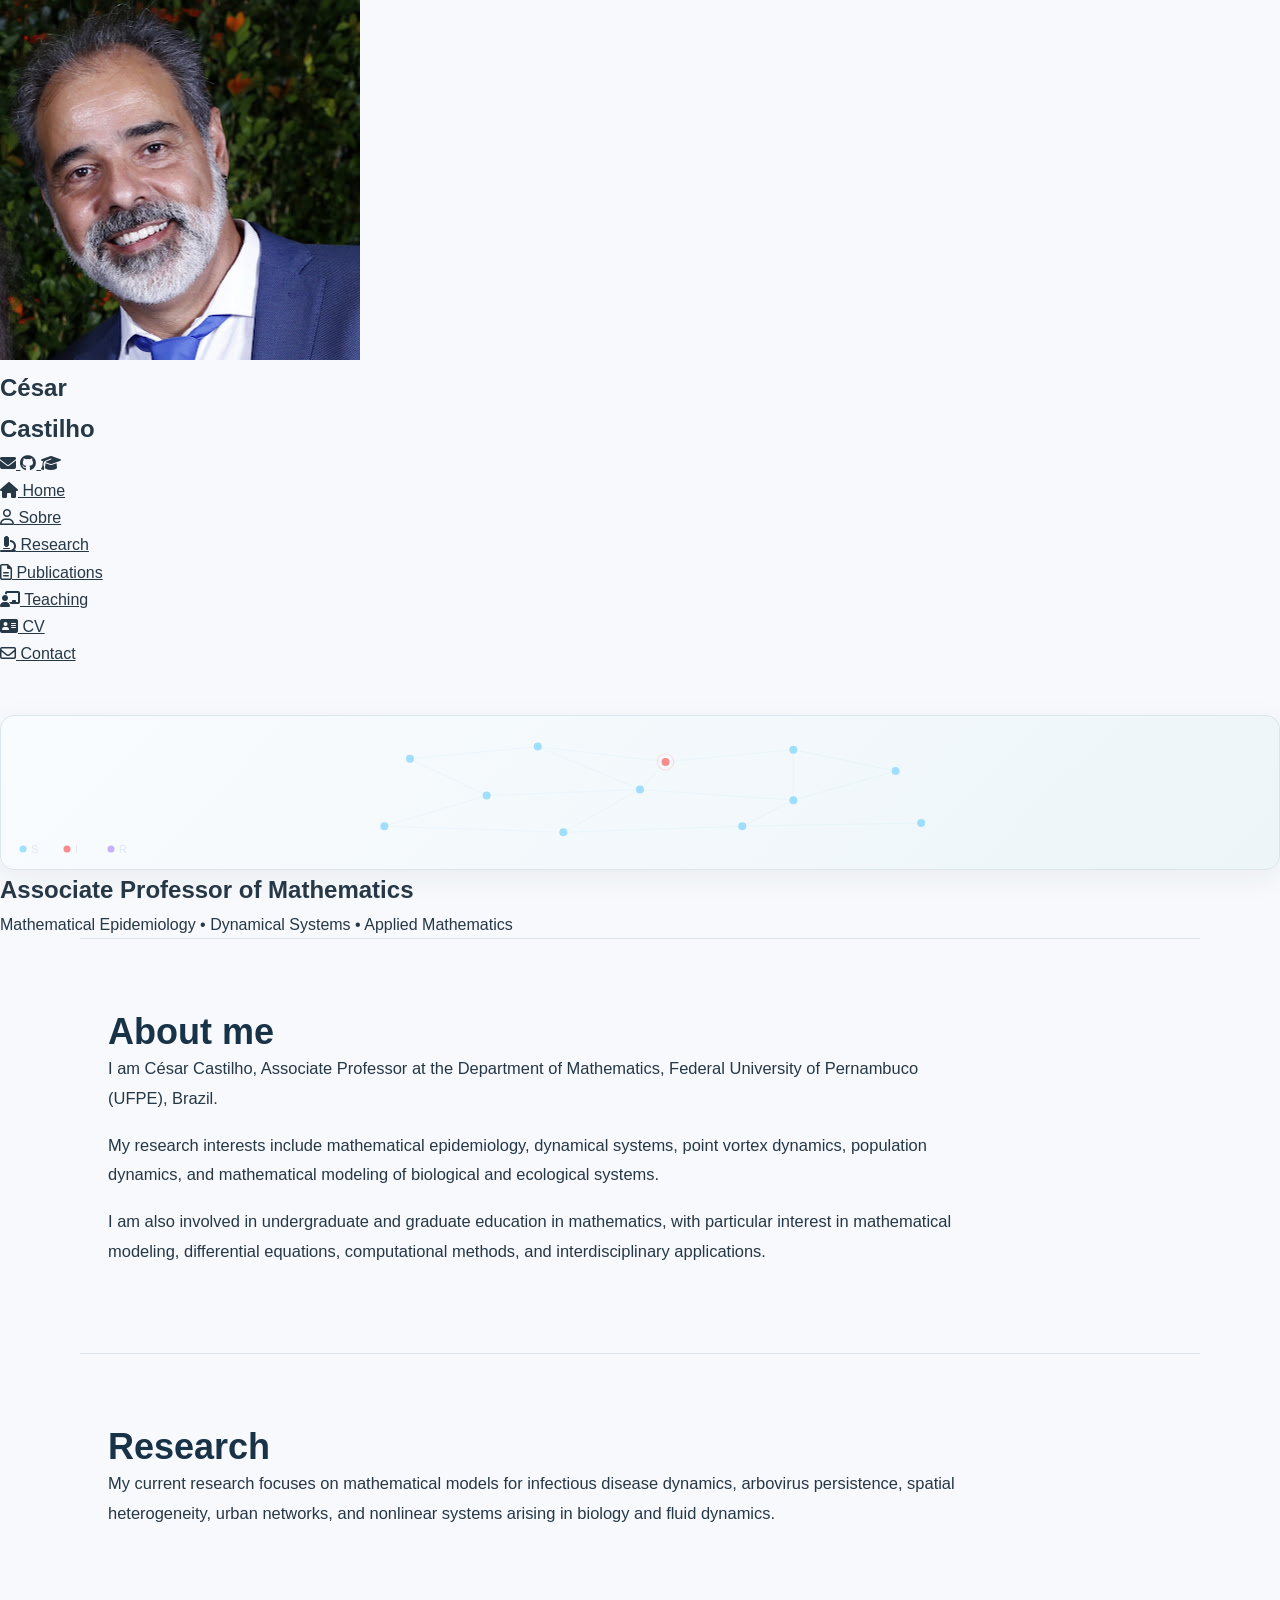
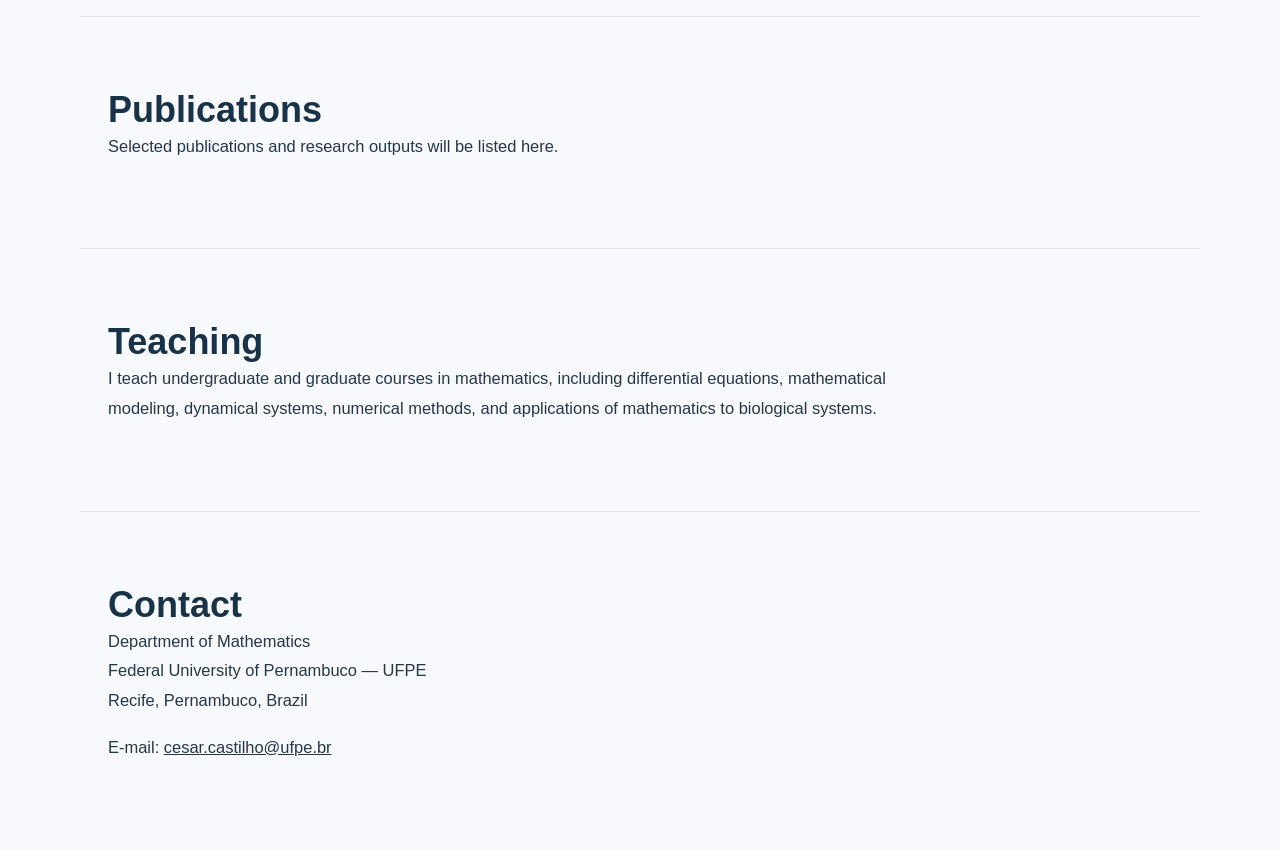
<file: index.html>
<!DOCTYPE html>
<html lang="pt-BR">

<head>
    <meta charset="UTF-8">
    <meta name="viewport" content="width=device-width, initial-scale=1.0">
    <title>César Castilho - Matemática Aplicada</title>

    <link rel="stylesheet" href="style.css">

    <link rel="stylesheet"
          href="https://cdnjs.cloudflare.com/ajax/libs/font-awesome/6.7.2/css/all.min.css">
</head>

<body>

<div class="container">

    <aside class="sidebar">

        <div class="profile-area">
            <img src="images/profile.jpg"
                 alt="César Castilho"
                 class="avatar">

            <h2>César<br>Castilho</h2>

            <div class="social-icons">
                <a href="mailto:cesar.castilho@ufpe.br" title="E-mail">
                    <i class="fa-solid fa-envelope"></i>
                </a>

                <a href="https://github.com/CesarCastilho" target="_blank" title="GitHub">
                    <i class="fa-brands fa-github"></i>
                </a>

                <a href="https://scholar.google.com.br/citations?user=cN3RlyEAAAAJ&hl=en&oi=ao"
                   target="_blank"
                   title="Google Scholar">
                    <i class="fa-solid fa-graduation-cap"></i>
                </a>
            </div>
        </div>

        <nav class="menu">
            <ul>
                <li><a href="#home" class="active"><i class="fa-solid fa-house"></i> Home</a></li>
                <li><a href="#about"><i class="fa-regular fa-user"></i> Sobre</a></li>
                <li><a href="#research"><i class="fa-solid fa-microscope"></i> Research</a></li>
                <li><a href="#publications"><i class="fa-regular fa-file-lines"></i> Publications</a></li>
                <li><a href="ensino/"><i class="fa-solid fa-chalkboard-user"></i> Teaching</a></li>
                <li><a href="http://lattes.cnpq.br/7766890976448108" target="_blank"><i class="fa-solid fa-address-card"></i> CV</a></li>
                <li><a href="#contact"><i class="fa-regular fa-envelope"></i> Contact</a></li>
            </ul>
        </nav>

    </aside>

    <main class="main-content">

        <section id="home" class="hero-section">

            <div class="animation-box">
                <canvas id="epidemicCanvas"></canvas>
            </div>

   <h1 class="hero-title">
    Associate Professor of Mathematics
</h1>

<p class="subtitle">
    Mathematical Epidemiology • Dynamical Systems • Applied Mathematics
</p>


        </section>

        <section id="about" class="content-section">
            <h2>About me</h2>
            <div class="line-dec"></div>

            <p>
                I am César Castilho, Associate Professor at the Department of Mathematics,
                Federal University of Pernambuco (UFPE), Brazil.
            </p>

            <p>
                My research interests include mathematical epidemiology, dynamical systems,
                point vortex dynamics, population dynamics, and mathematical modeling of
                biological and ecological systems.
            </p>

            <p>
                I am also involved in undergraduate and graduate education in mathematics,
                with particular interest in mathematical modeling, differential equations,
                computational methods, and interdisciplinary applications.
            </p>
        </section>

        <section id="research" class="content-section">
            <h2>Research</h2>
            <div class="line-dec"></div>

            <p>
                My current research focuses on mathematical models for infectious disease
                dynamics, arbovirus persistence, spatial heterogeneity, urban networks,
                and nonlinear systems arising in biology and fluid dynamics.
            </p>
        </section>

        <section id="publications" class="content-section">
            <h2>Publications</h2>
            <div class="line-dec"></div>

            <p>
                Selected publications and research outputs will be listed here.
            </p>
        </section>

        <section id="teaching" class="content-section">
            <h2>Teaching</h2>
            <div class="line-dec"></div>

            <p>
                I teach undergraduate and graduate courses in mathematics, including
                differential equations, mathematical modeling, dynamical systems,
                numerical methods, and applications of mathematics to biological systems.
            </p>
        </section>

        <section id="contact" class="content-section">
            <h2>Contact</h2>
            <div class="line-dec"></div>

            <p>
                Department of Mathematics<br>
                Federal University of Pernambuco — UFPE<br>
                Recife, Pernambuco, Brazil
            </p>

            <p>
                E-mail:
                <a href="mailto:cesar.castilho@ufpe.br">cesar.castilho@ufpe.br</a>
            </p>
        </section>

    </main>

</div>

<script src="epidemic.js"></script>

</body>
</html>
</file>
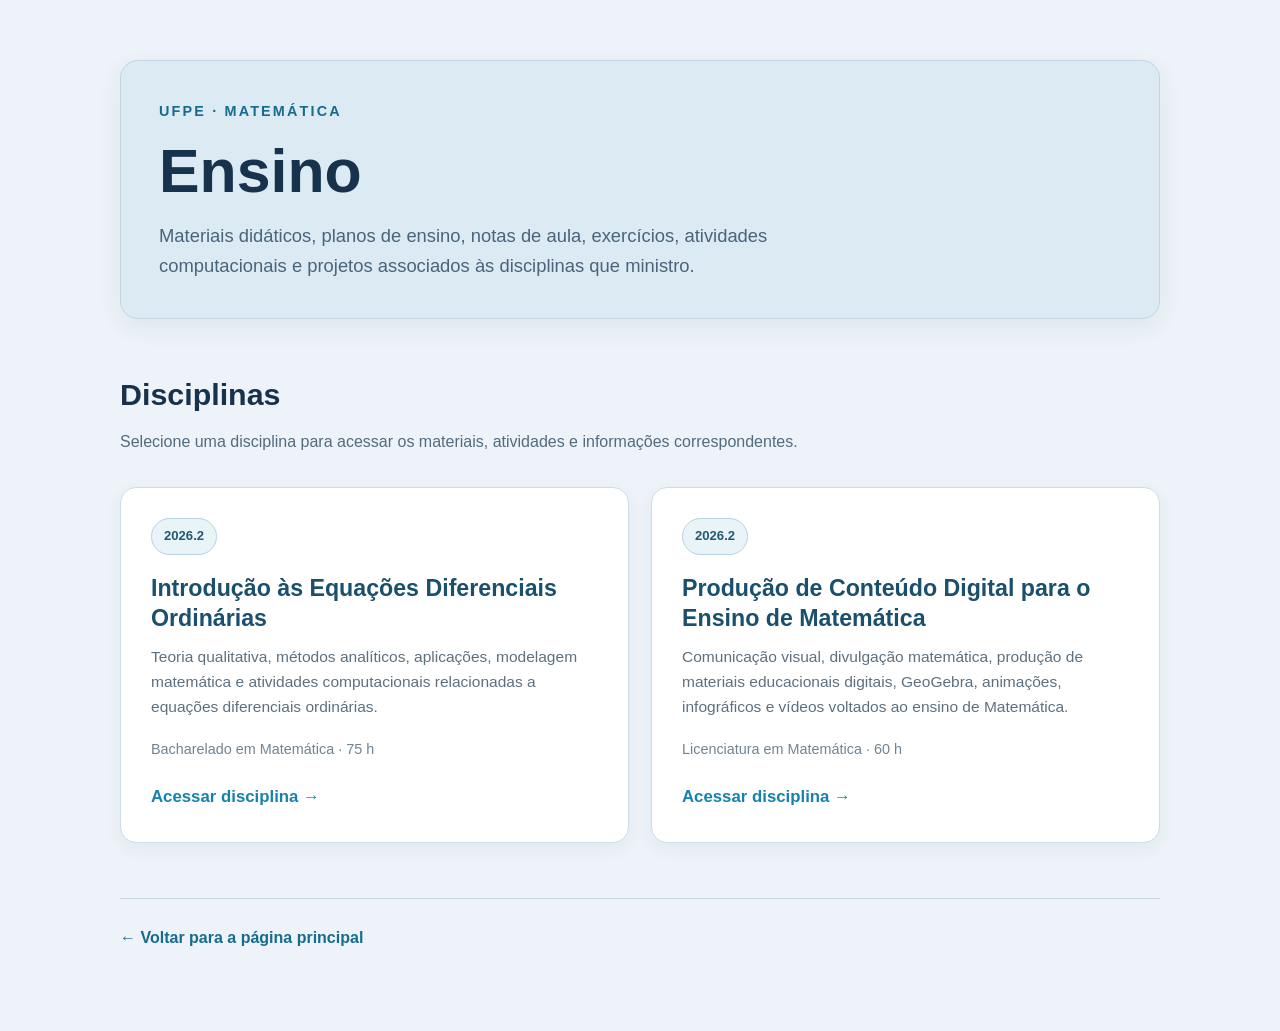
<file: ensino/index.html>
<!DOCTYPE html>
<html lang="pt-BR">

<head>
    <meta charset="UTF-8">
    <meta name="viewport" content="width=device-width, initial-scale=1.0">

    <title>Ensino | César Castilho</title>

    <link rel="stylesheet" href="../style.css">

    <style>

        body {
            margin: 0;
            background: #edf3f8;
            color: #17324d;
        }

        .teaching-page {
            max-width: 1100px;
            margin: 0 auto;
            padding: 60px 30px 80px;
        }

        /* =========================================================
           CABEÇALHO
           ========================================================= */

        .teaching-hero {
            padding: 38px;
            margin-bottom: 50px;

            background: #dceaf4;
            border: 1px solid #c1d5e3;
            border-radius: 18px;

            box-shadow: 0 8px 24px rgba(38, 73, 105, 0.08);
        }

        .teaching-label {
            margin-bottom: 15px;

            font-size: 0.9rem;
            font-weight: 600;
            text-transform: uppercase;
            letter-spacing: 0.15em;

            color: #176b8f;
        }

        .teaching-hero h1 {
            margin: 0 0 16px 0;

            font-size: clamp(2.4rem, 5vw, 3.8rem);
            line-height: 1.1;
            font-weight: 650;

            color: #17324d;
        }

        .teaching-hero p {
            max-width: 720px;
            margin: 0;

            font-size: 1.15rem;
            line-height: 1.6;

            color: #49647b;
        }

        /* =========================================================
           SEÇÃO DE DISCIPLINAS
           ========================================================= */

        .section-title {
            margin-bottom: 8px;

            font-size: 1.9rem;
            color: #17324d;
        }

        .section-intro {
            max-width: 760px;
            margin-bottom: 32px;

            line-height: 1.65;
            color: #526b7f;
        }

        .course-grid {
            display: grid;
            grid-template-columns: repeat(2, minmax(0, 1fr));
            gap: 22px;
        }

        /* =========================================================
           CARTÕES
           ========================================================= */

        .course-card {
            display: flex;
            flex-direction: column;

            padding: 30px;
            min-height: 260px;

            text-decoration: none;

            background: #ffffff;

            border: 1px solid #cedce6;
            border-radius: 16px;

            box-shadow: 0 6px 18px rgba(38, 73, 105, 0.06);

            transition:
                transform 0.2s ease,
                border-color 0.2s ease,
                box-shadow 0.2s ease,
                background 0.2s ease;
        }

        .course-card:hover {
            transform: translateY(-4px);

            border-color: #5ca6c7;
            background: #f7fbfd;

            box-shadow: 0 10px 24px rgba(38, 73, 105, 0.12);
        }

        .course-period {
            align-self: flex-start;

            display: inline-block;

            margin-bottom: 18px;
            padding: 6px 12px;

            font-size: 0.82rem;
            font-weight: 600;

            color: #245873;
            background: #e9f4f9;

            border: 1px solid #b7d3e1;
            border-radius: 999px;
        }

        .course-card h2 {
            margin: 0 0 12px 0;

            font-size: 1.45rem;
            line-height: 1.3;

            color: #1a4f6d;
        }

        .course-card p {
            margin: 0;

            font-size: 0.97rem;
            line-height: 1.6;

            color: #5d7080;
        }

        .course-meta {
            margin-top: 20px;

            font-size: 0.9rem;
            line-height: 1.5;

            color: #708493;
        }

        .course-arrow {
            display: inline-block;

            margin-top: auto;
            padding-top: 22px;

            font-size: 1.05rem;
            font-weight: 600;

            color: #1782ad;
        }

        /* =========================================================
           VOLTAR
           ========================================================= */

        .teaching-back {
            margin-top: 55px;
            padding-top: 25px;

            border-top: 1px solid #c9d7e1;
        }

        .teaching-back a {
            font-weight: 600;
            text-decoration: none;

            color: #176b8f;
        }

        .teaching-back a:hover {
            color: #0e4f6b;
            text-decoration: underline;
        }

        /* =========================================================
           RESPONSIVIDADE
           ========================================================= */

        @media (max-width: 700px) {

            .teaching-page {
                padding: 30px 18px 60px;
            }

            .teaching-hero {
                padding: 28px 22px;
            }

            .course-grid {
                grid-template-columns: 1fr;
            }

            .course-card {
                min-height: auto;
            }

        }

    </style>

</head>


<body>

<main class="teaching-page">


    <!-- =========================================================
         CABEÇALHO
         ========================================================= -->

    <header class="teaching-hero">

        <div class="teaching-label">
            UFPE · Matemática
        </div>

        <h1>
            Ensino
        </h1>

        <p>
            Materiais didáticos, planos de ensino, notas de aula,
            exercícios, atividades computacionais e projetos
            associados às disciplinas que ministro.
        </p>

    </header>


    <!-- =========================================================
         DISCIPLINAS
         ========================================================= -->

    <section>

        <h2 class="section-title">
            Disciplinas
        </h2>

        <p class="section-intro">
            Selecione uma disciplina para acessar os materiais,
            atividades e informações correspondentes.
        </p>


        <div class="course-grid">


            <!-- =====================================================
                 EDO
                 ===================================================== -->

            <a class="course-card"
               href="/ensino/EDO/">

                <span class="course-period">
                    2026.2
                </span>

                <h2>
                    Introdução às Equações Diferenciais Ordinárias
                </h2>

                <p>
                    Teoria qualitativa, métodos analíticos,
                    aplicações, modelagem matemática e atividades
                    computacionais relacionadas a equações
                    diferenciais ordinárias.
                </p>

                <div class="course-meta">
                    Bacharelado em Matemática · 75 h
                </div>

                <span class="course-arrow">
                    Acessar disciplina →
                </span>

            </a>


            <!-- =====================================================
                 PRODUÇÃO DE CONTEÚDO DIGITAL
                 ===================================================== -->

            <a class="course-card"
               href="/ensino/Conteudos_Digitais/">

                <span class="course-period">
                    2026.2
                </span>

                <h2>
                    Produção de Conteúdo Digital para o Ensino de Matemática
                </h2>

                <p>
                    Comunicação visual, divulgação matemática,
                    produção de materiais educacionais digitais,
                    GeoGebra, animações, infográficos e vídeos
                    voltados ao ensino de Matemática.
                </p>

                <div class="course-meta">
                    Licenciatura em Matemática · 60 h
                </div>

                <span class="course-arrow">
                    Acessar disciplina →
                </span>

            </a>


        </div>

    </section>


    <!-- =========================================================
         VOLTAR
         ========================================================= -->

    <div class="teaching-back">

        <a href="/">
            ← Voltar para a página principal
        </a>

    </div>


</main>

</body>

</html>
</file>
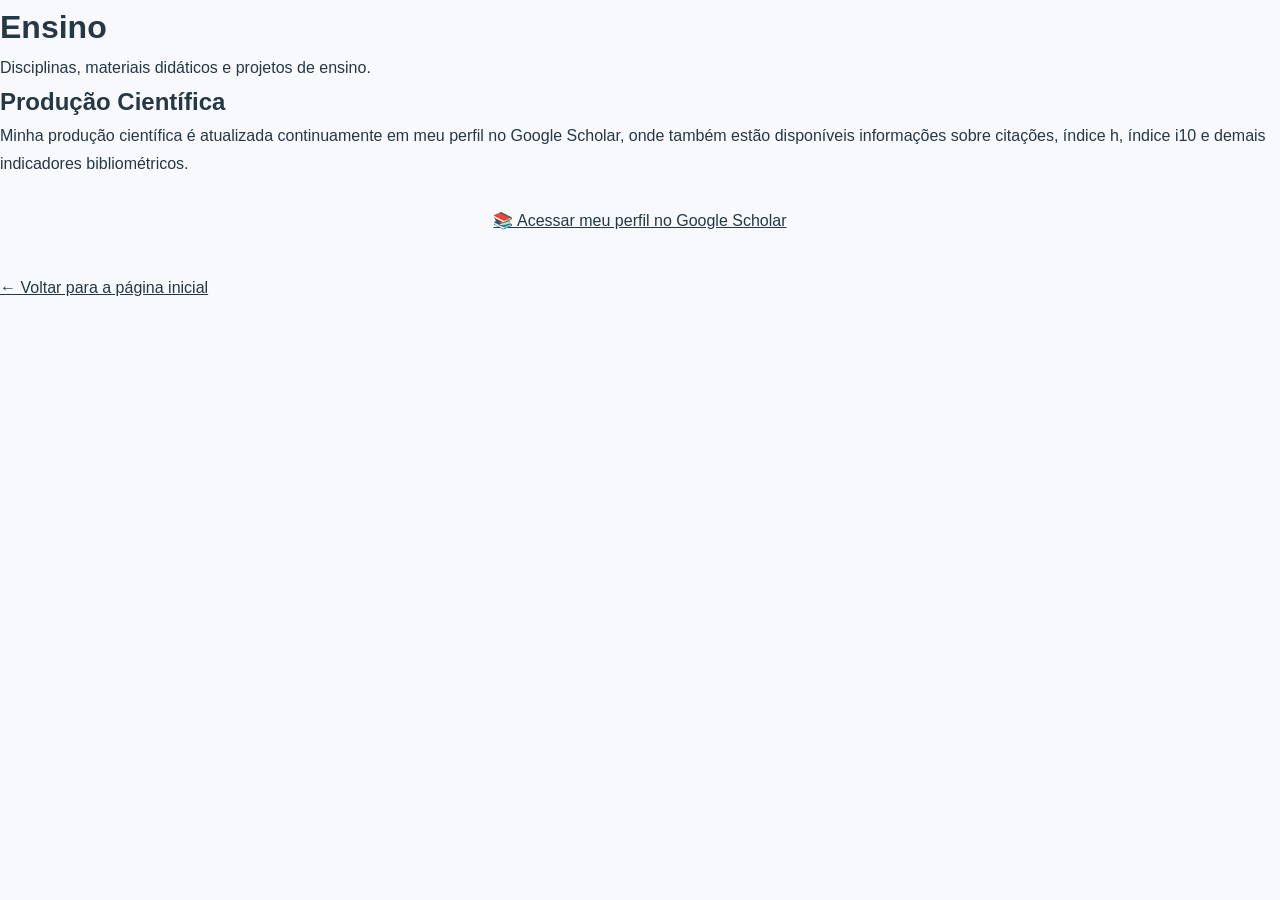
<file: publicacoes/index.html>
<!DOCTYPE html>
<html lang="pt-BR">
<head>
    <meta charset="UTF-8">
    <meta name="viewport" content="width=device-width, initial-scale=1.0">
    <title>Ensino - César Castilho</title>
    <link rel="stylesheet" href="../style.css">
</head>

<body>

<header class="simple-header">
    <h1>Ensino</h1>
    <p>Disciplinas, materiais didáticos e projetos de ensino.</p>
</header>

<main class="page-content">

   <section class="section">

<h2>Produção Científica</h2>

<p>
Minha produção científica é atualizada continuamente em meu perfil no
Google Scholar, onde também estão disponíveis informações sobre citações,
índice h, índice i10 e demais indicadores bibliométricos.
</p>

<p style="text-align:center; margin-top:30px;">

<p style="text-align:center; margin-top:30px;">

<a href="https://scholar.google.com.br/citations?user=cN3RlyEAAAAJ&hl=en&oi=ao"
   target="_blank"
   class="button">
📚 Acessar meu perfil no Google Scholar
</a>

</p>

</p>

</section>

<p style="margin-top:40px;">
<a href="../index.html">← Voltar para a página inicial</a>
</p>
</main>  

</body>
</html>
</file>
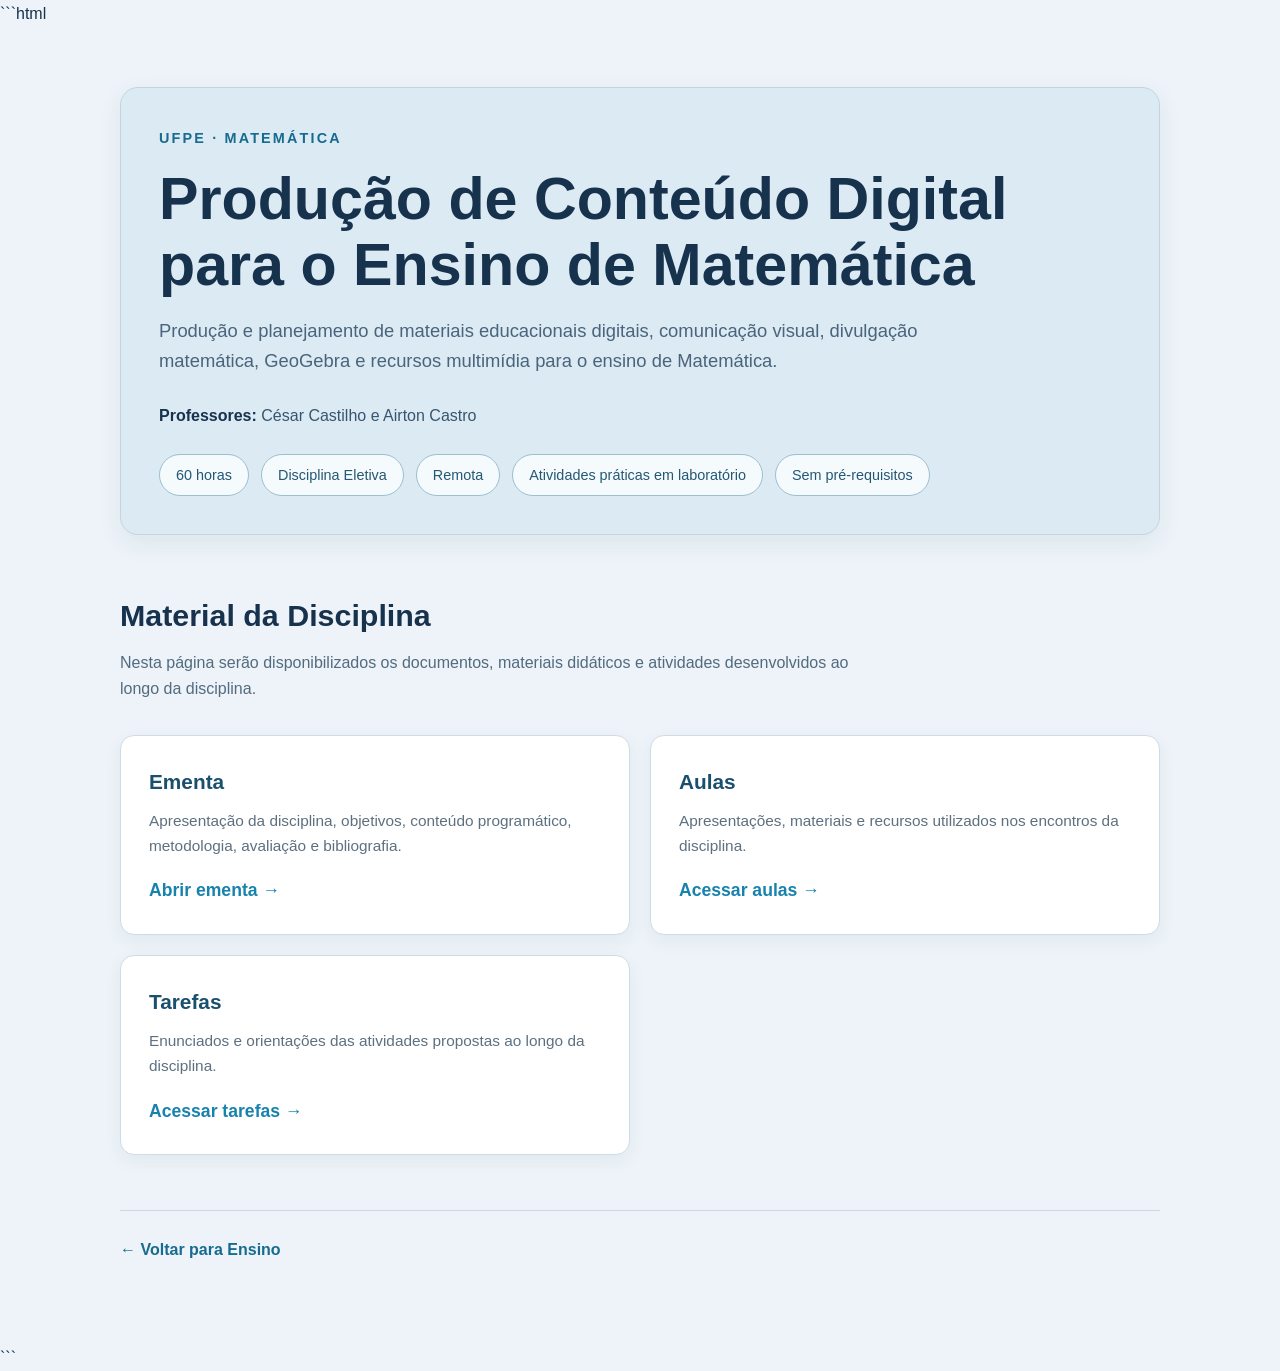
<file: ensino/Conteudos_Digitais/index.html>
```html
<!DOCTYPE html>
<html lang="pt-BR">

<head>
    <meta charset="UTF-8">
    <meta name="viewport" content="width=device-width, initial-scale=1.0">

    <title>Produção de Conteúdo Digital para o Ensino de Matemática</title>

    <!-- Estilo geral do site -->
    <link rel="stylesheet" href="../../style.css">

    <!-- Estilo específico da página da disciplina -->
    <style>

        body {
            margin: 0;
            background: #edf3f8;
            color: #17324d;
        }

        .course-page {
            max-width: 1100px;
            margin: 0 auto;
            padding: 60px 30px 80px;
        }

        /* =========================================================
           CABEÇALHO
           ========================================================= */

        .course-hero {
            margin-bottom: 55px;
            padding: 38px;

            background: #dceaf4;
            border: 1px solid #c1d5e3;
            border-radius: 18px;

            box-shadow: 0 8px 24px rgba(38, 73, 105, 0.08);
        }

        .course-label {
            margin-bottom: 15px;

            font-size: 0.9rem;
            font-weight: 600;
            text-transform: uppercase;
            letter-spacing: 0.15em;

            color: #176b8f;
        }

        .course-hero h1 {
            margin: 0 0 18px 0;

            font-size: clamp(2.2rem, 5vw, 3.7rem);
            line-height: 1.12;
            font-weight: 650;

            color: #17324d;
        }

        .course-subtitle {
            max-width: 780px;
            margin: 0 0 28px 0;

            font-size: 1.15rem;
            line-height: 1.6;

            color: #49647b;
        }

        /* =========================================================
           PROFESSORES
           ========================================================= */

        .professors {
            margin-bottom: 25px;

            font-size: 1rem;
            line-height: 1.6;

            color: #36566e;
        }

        .professors strong {
            color: #17324d;
        }

        /* =========================================================
           INFORMAÇÕES RÁPIDAS
           ========================================================= */

        .course-info {
            display: flex;
            flex-wrap: wrap;
            gap: 12px;
        }

        .course-info span {
            padding: 8px 16px;

            border: 1px solid #9dbfd2;
            border-radius: 999px;

            font-size: 0.9rem;

            color: #245873;
            background: #f5fafc;
        }

        /* =========================================================
           MATERIAL DA DISCIPLINA
           ========================================================= */

        .section-title {
            margin-bottom: 8px;

            font-size: 1.9rem;
            color: #17324d;
        }

        .section-intro {
            max-width: 760px;
            margin-bottom: 32px;

            line-height: 1.65;
            color: #526b7f;
        }

        .material-grid {
            display: grid;
            grid-template-columns: repeat(2, minmax(0, 1fr));
            gap: 20px;
        }

        /* =========================================================
           CARTÕES
           ========================================================= */

        .material-card {
            display: block;

            padding: 28px;
            min-height: 145px;

            text-decoration: none;

            background: #ffffff;

            border: 1px solid #cedce6;
            border-radius: 14px;

            box-shadow: 0 6px 18px rgba(38, 73, 105, 0.06);

            transition:
                transform 0.2s ease,
                border-color 0.2s ease,
                box-shadow 0.2s ease,
                background 0.2s ease;
        }

        .material-card:hover {
            transform: translateY(-4px);

            border-color: #5ca6c7;
            background: #f7fbfd;

            box-shadow: 0 10px 24px rgba(38, 73, 105, 0.12);
        }

        .material-card h3 {
            margin: 0 0 10px 0;

            font-size: 1.3rem;
            color: #1a4f6d;
        }

        .material-card p {
            margin: 0;

            font-size: 0.96rem;
            line-height: 1.6;

            color: #5d7080;
        }

        .material-card .arrow {
            display: inline-block;

            margin-top: 18px;

            font-size: 1.1rem;
            font-weight: 600;

            color: #1782ad;
        }

        /* =========================================================
           VOLTAR
           ========================================================= */

        .back-link {
            margin-top: 55px;
            padding-top: 25px;

            border-top: 1px solid #c9d7e1;
        }

        .back-link a {
            font-weight: 600;
            text-decoration: none;

            color: #176b8f;
        }

        .back-link a:hover {
            color: #0e4f6b;
            text-decoration: underline;
        }

        /* =========================================================
           RESPONSIVIDADE
           ========================================================= */

        @media (max-width: 700px) {

            .course-page {
                padding: 30px 18px 60px;
            }

            .course-hero {
                padding: 28px 22px;
            }

            .material-grid {
                grid-template-columns: 1fr;
            }

        }

    </style>

</head>


<body>

<main class="course-page">


    <!-- =========================================================
         CABEÇALHO DA DISCIPLINA
         ========================================================= -->

    <header class="course-hero">

        <div class="course-label">
            UFPE · Matemática
        </div>

        <h1>
            Produção de Conteúdo Digital<br>
            para o Ensino de Matemática
        </h1>

        <p class="course-subtitle">
            Produção e planejamento de materiais educacionais digitais,
            comunicação visual, divulgação matemática, GeoGebra e
            recursos multimídia para o ensino de Matemática.
        </p>

        <div class="professors">
            <strong>Professores:</strong>
            César Castilho e Airton Castro
        </div>

        <div class="course-info">

            <span>60 horas</span>

            <span>Disciplina Eletiva</span>

            <span>Remota</span>

            <span>Atividades práticas em laboratório</span>

            <span>Sem pré-requisitos</span>

        </div>

    </header>


    <!-- =========================================================
         MATERIAL DA DISCIPLINA
         ========================================================= -->

    <section>

        <h2 class="section-title">
            Material da Disciplina
        </h2>

        <p class="section-intro">
            Nesta página serão disponibilizados os documentos,
            materiais didáticos e atividades desenvolvidos ao longo
            da disciplina.
        </p>


        <div class="material-grid">


            <!-- =====================================================
                 EMENTA
                 ===================================================== -->

            <a class="material-card"
               href="ementa.pdf"
               target="_blank">

                <h3>
                    Ementa
                </h3>

                <p>
                    Apresentação da disciplina, objetivos, conteúdo
                    programático, metodologia, avaliação e bibliografia.
                </p>

                <span class="arrow">
                    Abrir ementa →
                </span>

            </a>


            <!-- =====================================================
                 AULAS
                 ===================================================== -->

            <a class="material-card"
               href="aulas/">

                <h3>
                    Aulas
                </h3>

                <p>
                    Apresentações, materiais e recursos utilizados
                    nos encontros da disciplina.
                </p>

                <span class="arrow">
                    Acessar aulas →
                </span>

            </a>


            <!-- =====================================================
                 TAREFAS
                 ===================================================== -->

            <a class="material-card"
               href="tarefas/">

                <h3>
                    Tarefas
                </h3>

                <p>
                    Enunciados e orientações das atividades propostas
                    ao longo da disciplina.
                </p>

                <span class="arrow">
                    Acessar tarefas →
                </span>

            </a>


            <!-- =====================================================
                 FUTUROS MATERIAIS

                 Novos cartões poderão ser acrescentados aqui.

                 Exemplos futuros:

                 - Ferramentas
                 - Referências
                 - Projetos
                 - Critérios de avaliação
                 - Produções dos estudantes
                 ===================================================== -->


        </div>

    </section>


    <!-- =========================================================
         VOLTAR
         ========================================================= -->

    <div class="back-link">

        <a href="/ensino/">
            ← Voltar para Ensino
        </a>

    </div>


</main>

</body>

</html>
```
</file>
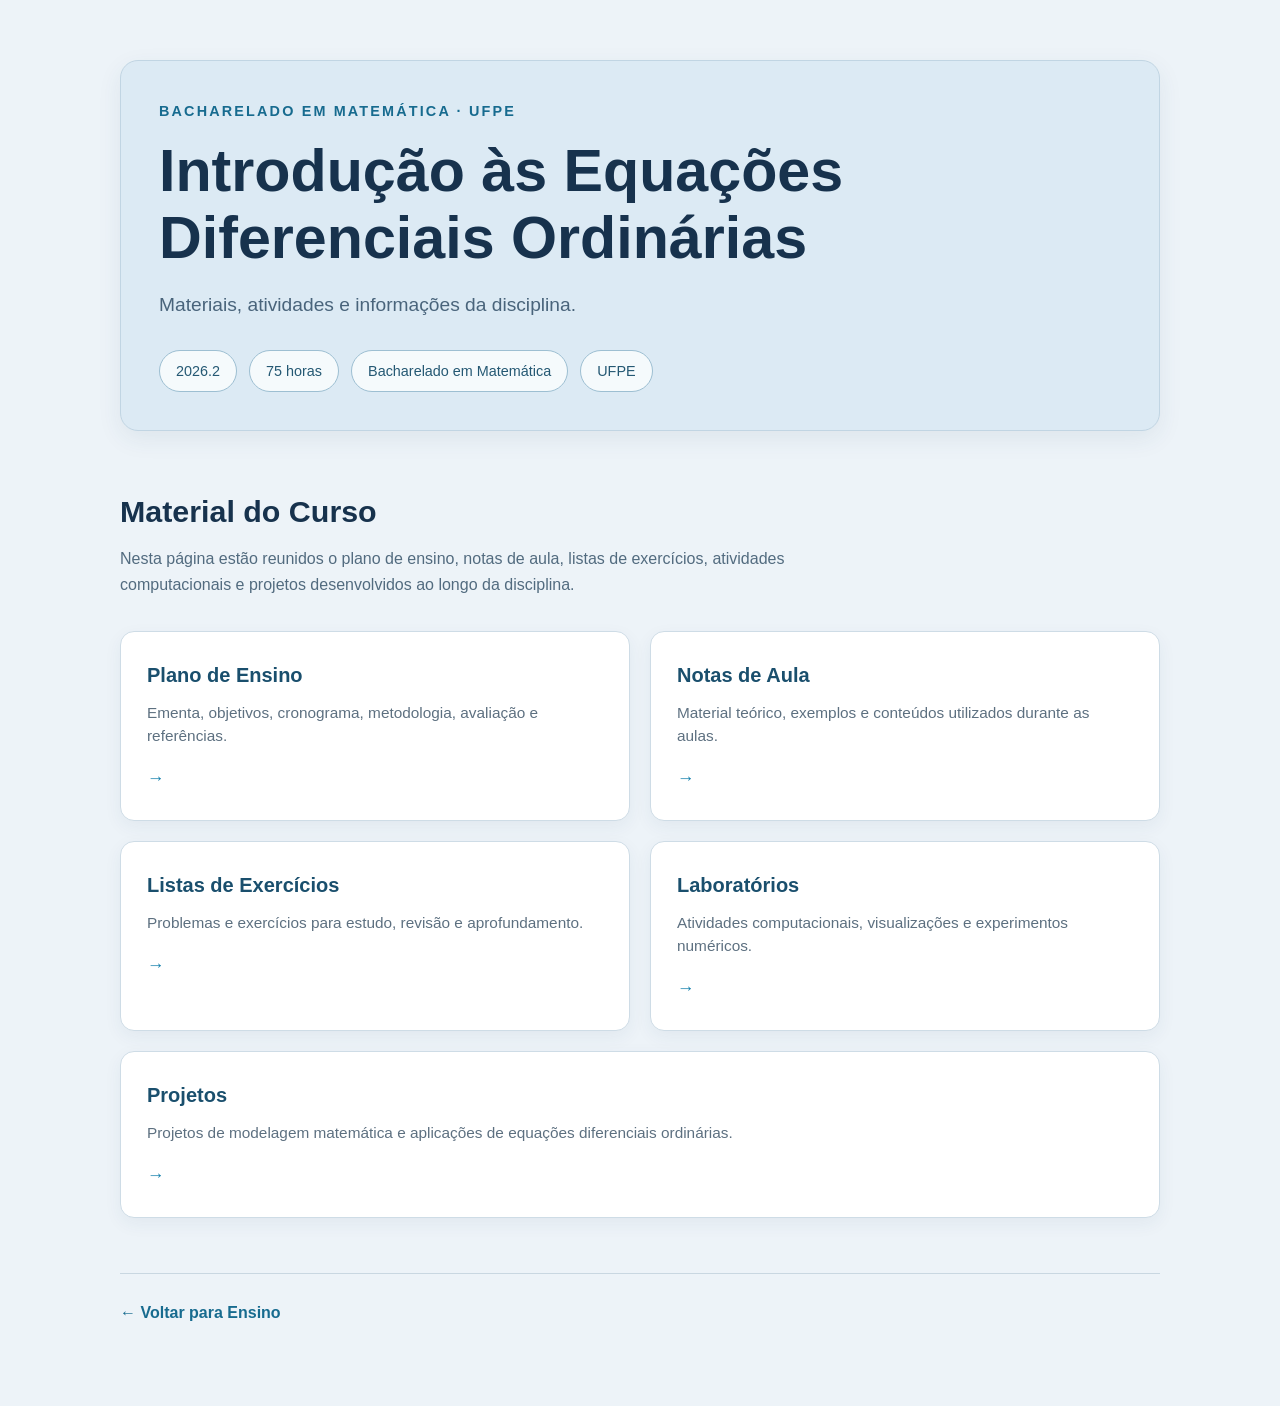
<file: ensino/EDO/index.html>
<!DOCTYPE html>
<html lang="pt-BR">

<head>
    <meta charset="UTF-8">
    <meta name="viewport" content="width=device-width, initial-scale=1.0">

    <title>Equações Diferenciais Ordinárias | César Castilho</title>

    <link rel="stylesheet" href="../../style.css">

    <style>

        body {
            margin: 0;
            background: #edf3f8;
            color: #17324d;
        }

        .edo-page {
            max-width: 1100px;
            margin: 0 auto;
            padding: 60px 30px 80px;
        }

        /* Cabeçalho */

        .edo-hero {
            margin-bottom: 55px;
            padding: 38px;
            border-radius: 18px;
            background: #dceaf4;
            border: 1px solid #c1d5e3;
            box-shadow: 0 8px 24px rgba(38, 73, 105, 0.08);
        }

        .edo-label {
            font-size: 0.9rem;
            text-transform: uppercase;
            letter-spacing: 0.15em;
            color: #176b8f;
            margin-bottom: 15px;
            font-weight: 600;
        }

        .edo-hero h1 {
            font-size: clamp(2.2rem, 5vw, 3.7rem);
            line-height: 1.12;
            margin: 0 0 18px 0;
            font-weight: 650;
            color: #17324d;
        }

        .edo-subtitle {
            font-size: 1.2rem;
            color: #49647b;
            margin-bottom: 28px;
        }

        /* Informações rápidas */

        .edo-info {
            display: flex;
            flex-wrap: wrap;
            gap: 12px;
        }

        .edo-info span {
            padding: 8px 16px;
            border: 1px solid #9dbfd2;
            border-radius: 999px;
            font-size: 0.9rem;
            color: #245873;
            background: #f5fafc;
        }

        /* Títulos */

        .edo-section-title {
            margin-bottom: 8px;
            font-size: 1.9rem;
            color: #17324d;
        }

        .edo-section-intro {
            margin-bottom: 32px;
            color: #526b7f;
            max-width: 760px;
            line-height: 1.65;
        }

        /* Grid */

        .edo-grid {
            display: grid;
            grid-template-columns: repeat(2, minmax(0, 1fr));
            gap: 20px;
        }

        .edo-card {
            display: block;
            padding: 26px;
            min-height: 135px;

            text-decoration: none;

            border: 1px solid #cedce6;
            border-radius: 14px;

            background: #ffffff;

            box-shadow: 0 6px 18px rgba(38, 73, 105, 0.06);

            transition:
                transform 0.2s ease,
                border-color 0.2s ease,
                box-shadow 0.2s ease,
                background 0.2s ease;
        }

        .edo-card:hover {
            transform: translateY(-4px);
            border-color: #5ca6c7;
            background: #f7fbfd;
            box-shadow: 0 10px 24px rgba(38, 73, 105, 0.12);
        }

        .edo-card h3 {
            margin: 0 0 9px 0;
            font-size: 1.25rem;
            color: #1a4f6d;
        }

        .edo-card p {
            margin: 0;
            line-height: 1.5;
            font-size: 0.96rem;
            color: #5d7080;
        }

        .edo-card .arrow {
            display: inline-block;
            margin-top: 17px;
            color: #1782ad;
            font-size: 1.1rem;
            font-weight: 600;
        }

        .edo-card-wide {
            grid-column: span 2;
        }

        /* Voltar */

        .edo-back {
            margin-top: 55px;
            padding-top: 25px;
            border-top: 1px solid #c9d7e1;
        }

        .edo-back a {
            text-decoration: none;
            color: #176b8f;
            font-weight: 600;
        }

        .edo-back a:hover {
            color: #0e4f6b;
            text-decoration: underline;
        }

        /* Responsivo */

        @media (max-width: 700px) {

            .edo-page {
                padding: 30px 18px 60px;
            }

            .edo-hero {
                padding: 28px 22px;
            }

            .edo-grid {
                grid-template-columns: 1fr;
            }

            .edo-card-wide {
                grid-column: span 1;
            }

        }

    </style>

</head>


<body>

<main class="edo-page">

    <header class="edo-hero">

        <div class="edo-label">
            Bacharelado em Matemática · UFPE
        </div>

        <h1>
            Introdução às Equações<br>
            Diferenciais Ordinárias
        </h1>

        <p class="edo-subtitle">
            Materiais, atividades e informações da disciplina.
        </p>

        <div class="edo-info">
            <span>2026.2</span>
            <span>75 horas</span>
            <span>Bacharelado em Matemática</span>
            <span>UFPE</span>
        </div>

    </header>


    <section>

        <h2 class="edo-section-title">
            Material do Curso
        </h2>

        <p class="edo-section-intro">
            Nesta página estão reunidos o plano de ensino,
            notas de aula, listas de exercícios, atividades
            computacionais e projetos desenvolvidos ao longo
            da disciplina.
        </p>


        <div class="edo-grid">

            <a class="edo-card"
               href="/ensino/EDO/Sylabus/">

                <h3>Plano de Ensino</h3>

                <p>
                    Ementa, objetivos, cronograma,
                    metodologia, avaliação e referências.
                </p>

                <span class="arrow">→</span>

            </a>


            <a class="edo-card"
               href="/ensino/EDO/notas/">

                <h3>Notas de Aula</h3>

                <p>
                    Material teórico, exemplos e conteúdos
                    utilizados durante as aulas.
                </p>

                <span class="arrow">→</span>

            </a>


            <a class="edo-card"
               href="/ensino/EDO/listas/">

                <h3>Listas de Exercícios</h3>

                <p>
                    Problemas e exercícios para estudo,
                    revisão e aprofundamento.
                </p>

                <span class="arrow">→</span>

            </a>


            <a class="edo-card"
               href="/ensino/EDO/laboratorios/">

                <h3>Laboratórios</h3>

                <p>
                    Atividades computacionais,
                    visualizações e experimentos numéricos.
                </p>

                <span class="arrow">→</span>

            </a>


            <a class="edo-card edo-card-wide"
               href="/ensino/EDO/projetos/">

                <h3>Projetos</h3>

                <p>
                    Projetos de modelagem matemática e
                    aplicações de equações diferenciais ordinárias.
                </p>

                <span class="arrow">→</span>

            </a>

        </div>

    </section>


    <div class="edo-back">

        <a href="/ensino/">
            ← Voltar para Ensino
        </a>

    </div>

</main>

</body>
</html>
</file>
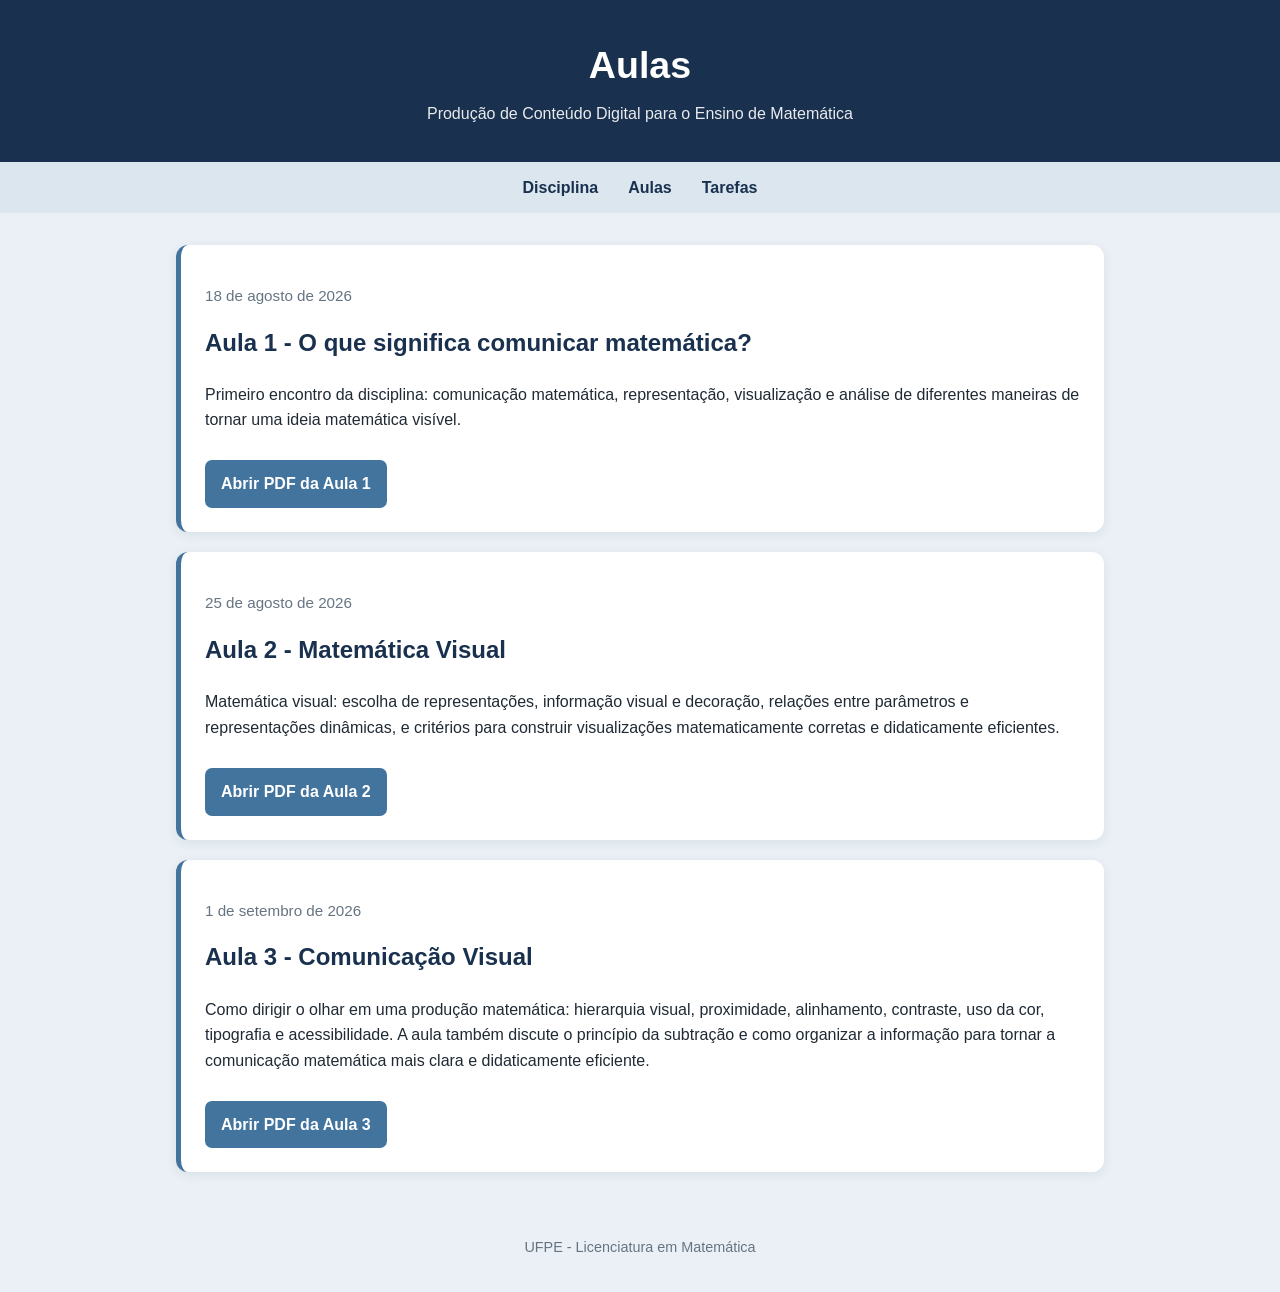
<file: ensino/Conteudos_Digitais/aulas/index.html>
<!DOCTYPE html>
<html lang="pt-BR">
<head>
    <meta charset="UTF-8">
    <meta name="viewport" content="width=device-width, initial-scale=1.0">
    <title>Aulas | Produção de Conteúdo Digital para o Ensino de Matemática</title>
    <style>
        :root { --navy:#19314e; --blue:#43749e; --bg:#eaf0f5; --card:#fff; --text:#202a34; --muted:#667482; }
        * { box-sizing:border-box; }
        body { margin:0; font-family:Arial,Helvetica,sans-serif; background:var(--bg); color:var(--text); line-height:1.6; }
        header { background:var(--navy); color:white; padding:2.2rem 1rem; text-align:center; }
        header h1 { margin:0 0 .35rem; font-size:clamp(1.6rem,4vw,2.35rem); }
        header p { margin:0; opacity:.9; }
        nav { background:#dbe6ef; padding:.8rem 1rem; text-align:center; }
        nav a { color:var(--navy); text-decoration:none; font-weight:bold; margin:0 .8rem; }
        nav a:hover { text-decoration:underline; }
        main { max-width:960px; margin:2rem auto; padding:0 1rem; }
        .card { background:var(--card); border-radius:12px; padding:1.5rem; margin-bottom:1.25rem;
                box-shadow:0 3px 12px rgba(25,49,78,.08); border-left:5px solid var(--blue); }
        .card h2 { color:var(--navy); margin-top:0; }
        .date { color:var(--muted); font-size:.95rem; }
        .button { display:inline-block; margin-top:.7rem; background:var(--blue); color:white; text-decoration:none;
                  padding:.7rem 1rem; border-radius:7px; font-weight:bold; }
        .button:hover { background:var(--navy); }
        footer { text-align:center; color:var(--muted); padding:2rem 1rem; font-size:.9rem; }
    </style>
</head>
<body>
<header>
    <h1>Aulas</h1>
    <p>Produção de Conteúdo Digital para o Ensino de Matemática</p>
</header>
<nav>
    <a href="../index.html">Disciplina</a>
    <a href="index.html">Aulas</a>
    <a href="../tarefas/index.html">Tarefas</a>
</nav>
<main>
    <section class="card">
        <p class="date">18 de agosto de 2026</p>
        <h2>Aula 1 - O que significa comunicar matemática?</h2>
        <p>
            Primeiro encontro da disciplina: comunicação matemática, representação,
            visualização e análise de diferentes maneiras de tornar uma ideia matemática visível.
        </p>
        <a class="button" href="Aula_01_Comunicar_Matematica_Beamer_UFPE_v2.pdf" target="_blank">
            Abrir PDF da Aula 1
        </a>
    </section>
 
    <!-- AULA 2 -->

    <section class="card">
        <p class="date">25 de agosto de 2026</p>

        <h2>Aula 2 - Matemática Visual</h2>

        <p>
            Matemática visual: escolha de representações, informação visual e decoração,
    relações entre parâmetros e representações dinâmicas, e critérios para construir
    visualizações matematicamente corretas e didaticamente eficientes.
        </p>

        <a class="button"
           href="Aula_02_Matematica_Visual_Beamer_v2.pdf"
           target="_blank">
            Abrir PDF da Aula 2
        </a>
    </section>

<!-- AULA 3 -->

<section class="card">
    <p class="date">1 de setembro de 2026</p>

    <h2>Aula 3 - Comunicação Visual</h2>

    <p>
        Como dirigir o olhar em uma produção matemática: hierarquia visual,
        proximidade, alinhamento, contraste, uso da cor, tipografia e acessibilidade.
        A aula também discute o princípio da subtração e como organizar a informação
        para tornar a comunicação matemática mais clara e didaticamente eficiente.
    </p>

    <a class="button"
       href="Aula_03_Comunicacao_Visual_Beamer_v2.pdf"
       target="_blank">
        Abrir PDF da Aula 3
    </a>
</section>


</main>
<footer>UFPE - Licenciatura em Matemática</footer>
</body>
</html>
</file>
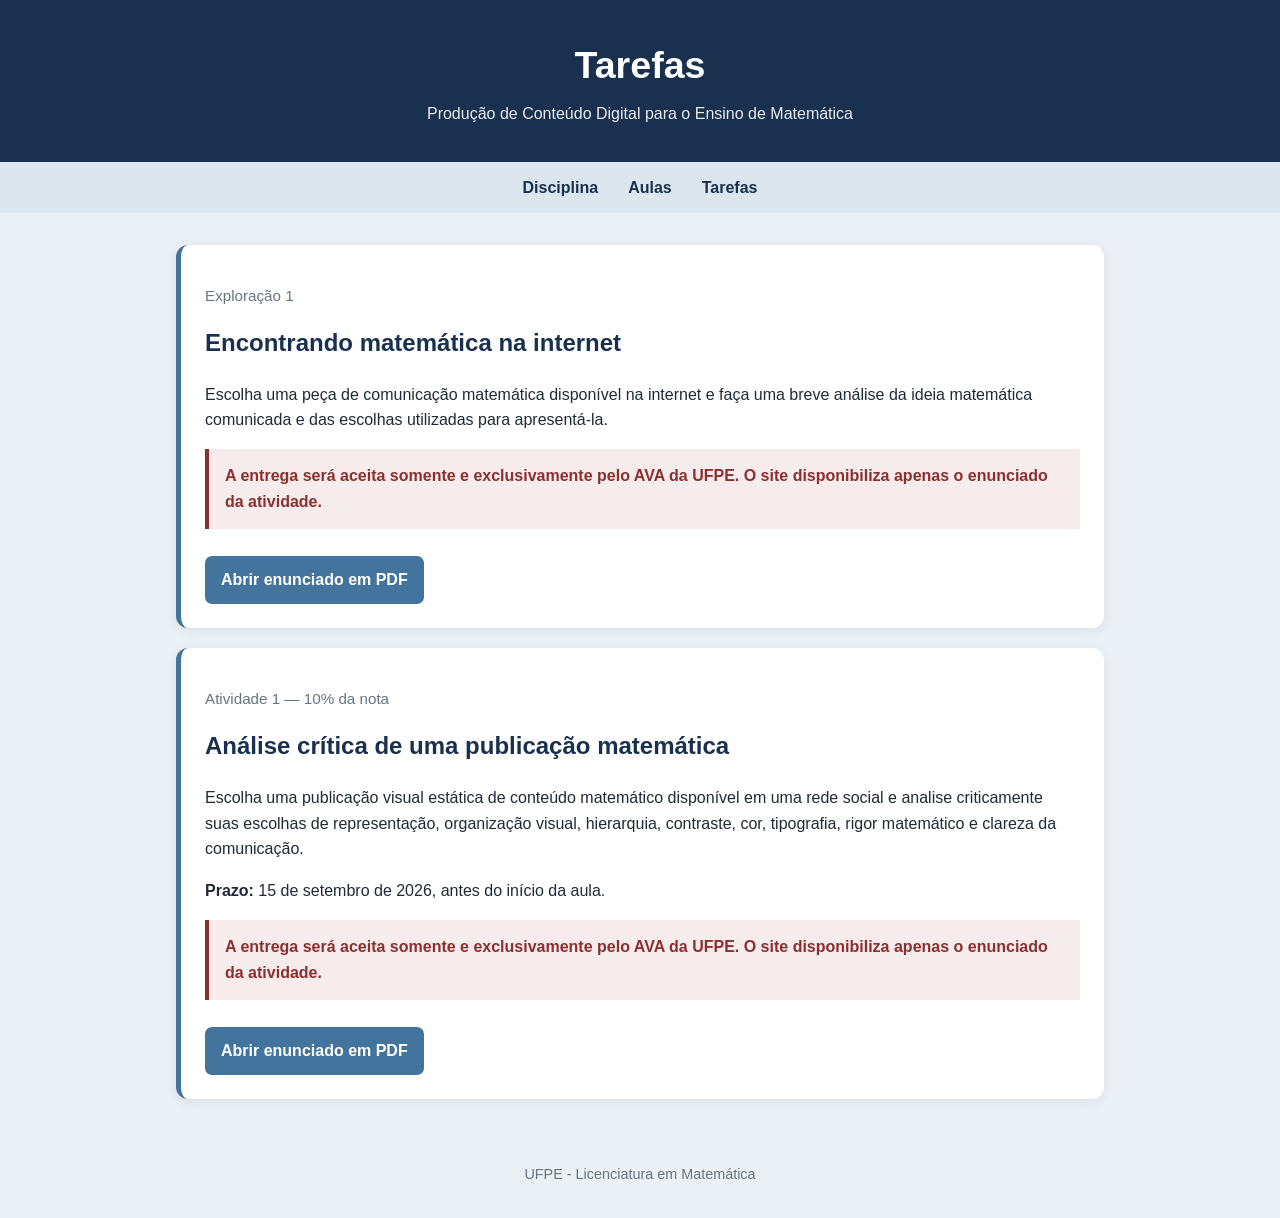
<file: ensino/Conteudos_Digitais/tarefas/index.html>
<!DOCTYPE html>
<html lang="pt-BR">
<head>
    <meta charset="UTF-8">
    <meta name="viewport" content="width=device-width, initial-scale=1.0">
    <title>Tarefas | Produção de Conteúdo Digital para o Ensino de Matemática</title>
    <style>
        :root { --navy:#19314e; --blue:#43749e; --bg:#eaf0f5; --card:#fff; --text:#202a34; --muted:#667482; --alert:#8b2f2f; }
        * { box-sizing:border-box; }
        body { margin:0; font-family:Arial,Helvetica,sans-serif; background:var(--bg); color:var(--text); line-height:1.6; }
        header { background:var(--navy); color:white; padding:2.2rem 1rem; text-align:center; }
        header h1 { margin:0 0 .35rem; font-size:clamp(1.6rem,4vw,2.35rem); }
        header p { margin:0; opacity:.9; }
        nav { background:#dbe6ef; padding:.8rem 1rem; text-align:center; }
        nav a { color:var(--navy); text-decoration:none; font-weight:bold; margin:0 .8rem; }
        nav a:hover { text-decoration:underline; }
        main { max-width:960px; margin:2rem auto; padding:0 1rem; }
        .card { background:var(--card); border-radius:12px; padding:1.5rem; margin-bottom:1.25rem;
                box-shadow:0 3px 12px rgba(25,49,78,.08); border-left:5px solid var(--blue); }
        .card h2 { color:var(--navy); margin-top:0; }
        .date { color:var(--muted); font-size:.95rem; }
        .alert { margin:1rem 0; padding:.9rem 1rem; background:#f7ecec; color:var(--alert);
                 border-left:4px solid var(--alert); font-weight:bold; }
        .button { display:inline-block; margin-top:.7rem; background:var(--blue); color:white; text-decoration:none;
                  padding:.7rem 1rem; border-radius:7px; font-weight:bold; }
        .button:hover { background:var(--navy); }
        footer { text-align:center; color:var(--muted); padding:2rem 1rem; font-size:.9rem; }
    </style>
</head>
<body>
<header>
    <h1>Tarefas</h1>
    <p>Produção de Conteúdo Digital para o Ensino de Matemática</p>
</header>
<nav>
    <a href="../index.html">Disciplina</a>
    <a href="../aulas/index.html">Aulas</a>
    <a href="index.html">Tarefas</a>
</nav>
<main>
    <section class="card">
        <p class="date">Exploração 1</p>
        <h2>Encontrando matemática na internet</h2>
        <p>
            Escolha uma peça de comunicação matemática disponível na internet e faça uma breve
            análise da ideia matemática comunicada e das escolhas utilizadas para apresentá-la.
        </p>
        <div class="alert">
            A entrega será aceita somente e exclusivamente pelo AVA da UFPE.
            O site disponibiliza apenas o enunciado da atividade.
        </div>
        <a class="button" href="Exploracao_01_Encontrando_Matematica_na_Internet.pdf" target="_blank">
            Abrir enunciado em PDF
        </a>
    </section>

<!-- ATIVIDADE 1 -->

<section class="card">
    <p class="date">Atividade 1 — 10% da nota</p>

    <h2>Análise crítica de uma publicação matemática</h2>

    <p>
        Escolha uma publicação visual estática de conteúdo matemático disponível
        em uma rede social e analise criticamente suas escolhas de representação,
        organização visual, hierarquia, contraste, cor, tipografia, rigor matemático
        e clareza da comunicação.
    </p>

    <p>
        <strong>Prazo:</strong> 15 de setembro de 2026, antes do início da aula.
    </p>

    <div class="alert">
        A entrega será aceita somente e exclusivamente pelo AVA da UFPE.
        O site disponibiliza apenas o enunciado da atividade.
    </div>

    <a class="button"
       href="Atividade_01_Analise_Critica_Conteudo_Digital.pdf"
       target="_blank">
        Abrir enunciado em PDF
    </a>
</section>


</main>
<footer>UFPE - Licenciatura em Matemática</footer>
</body>
</html>
</file>
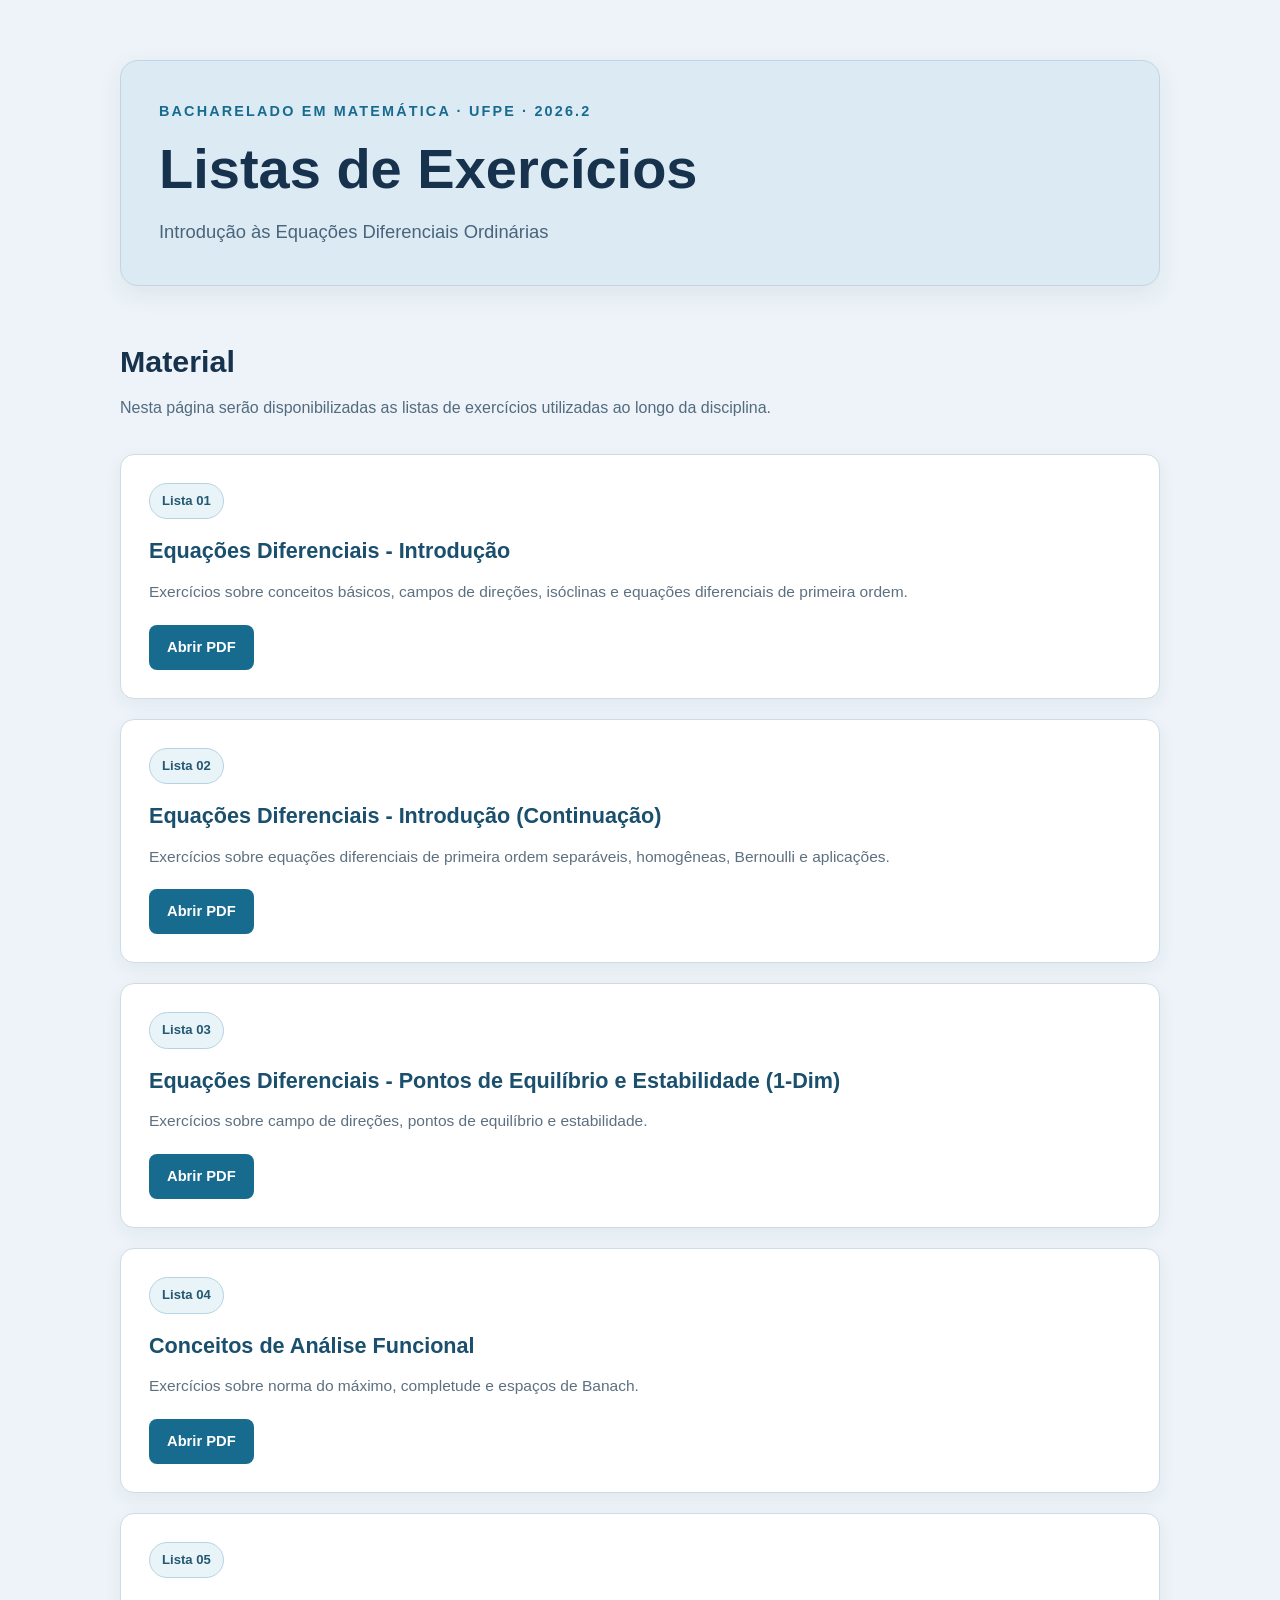
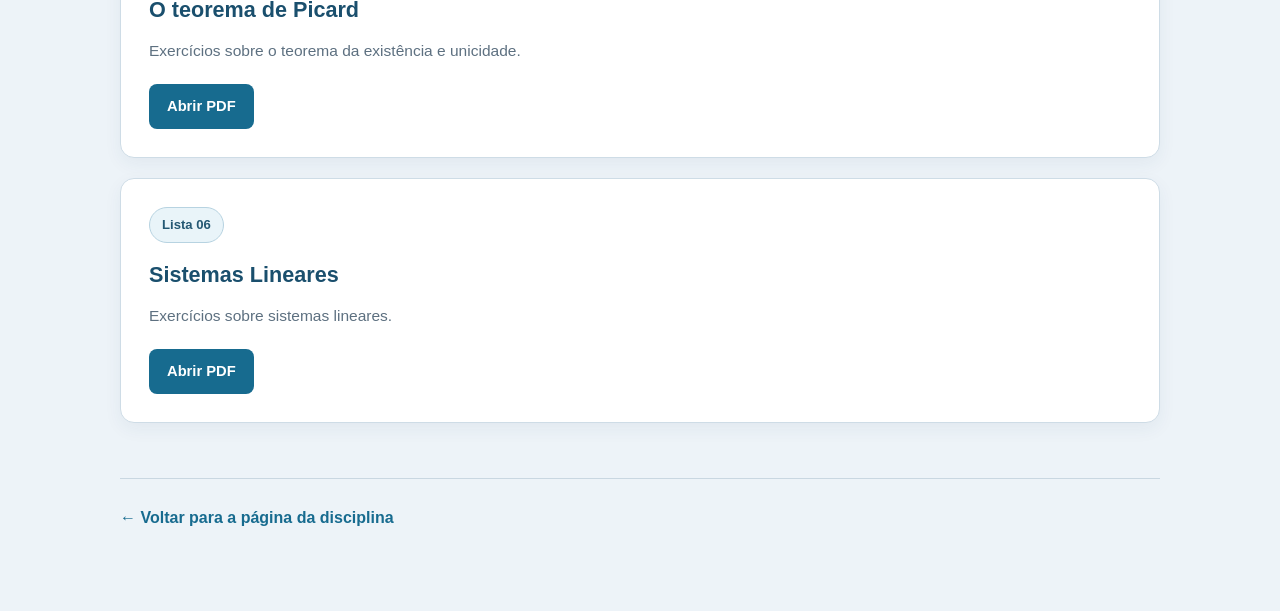
<file: ensino/EDO/listas/index.html>
<!DOCTYPE html>
<html lang="pt-BR">

<head>
    <meta charset="UTF-8">
    <meta name="viewport" content="width=device-width, initial-scale=1.0">

    <title>Listas de Exercícios | EDO</title>

    <!-- Estilo geral do site -->
    <link rel="stylesheet" href="../../../style.css">

    <!-- Estilo específico desta página -->
    <style>

        body {
            margin: 0;
            background: #edf3f8;
            color: #17324d;
        }

        .lists-page {
            max-width: 1100px;
            margin: 0 auto;
            padding: 60px 30px 80px;
        }

        /* Cabeçalho */

        .lists-hero {
            margin-bottom: 50px;
            padding: 38px;

            background: #dceaf4;
            border: 1px solid #c1d5e3;
            border-radius: 18px;

            box-shadow: 0 8px 24px rgba(38, 73, 105, 0.08);
        }

        .lists-label {
            margin-bottom: 15px;

            font-size: 0.9rem;
            font-weight: 600;
            text-transform: uppercase;
            letter-spacing: 0.15em;

            color: #176b8f;
        }

        .lists-hero h1 {
            margin: 0 0 16px 0;

            font-size: clamp(2.2rem, 5vw, 3.5rem);
            line-height: 1.12;
            font-weight: 650;

            color: #17324d;
        }

        .lists-hero p {
            max-width: 720px;
            margin: 0;

            font-size: 1.15rem;
            line-height: 1.6;

            color: #49647b;
        }

        /* Título da seção */

        .section-title {
            margin-bottom: 8px;

            font-size: 1.9rem;
            color: #17324d;
        }

        .section-intro {
            max-width: 760px;
            margin-bottom: 32px;

            line-height: 1.65;
            color: #526b7f;
        }

        /* Lista de materiais */

        .material-grid {
            display: grid;
            grid-template-columns: 1fr;
            gap: 20px;
        }

        /* Cartão */

        .material-card {
            padding: 28px;

            background: #ffffff;

            border: 1px solid #cedce6;
            border-radius: 14px;

            box-shadow: 0 6px 18px rgba(38, 73, 105, 0.06);

            transition:
                transform 0.2s ease,
                border-color 0.2s ease,
                box-shadow 0.2s ease;
        }

        .material-card:hover {
            transform: translateY(-3px);

            border-color: #5ca6c7;

            box-shadow: 0 10px 24px rgba(38, 73, 105, 0.12);
        }

        /* Número da lista */

        .list-number {
            display: inline-block;

            margin-bottom: 14px;
            padding: 6px 12px;

            font-size: 0.82rem;
            font-weight: 600;

            color: #245873;
            background: #e9f4f9;

            border: 1px solid #b7d3e1;
            border-radius: 999px;
        }

        .material-card h2 {
            margin: 0 0 10px 0;

            font-size: 1.35rem;
            color: #1a4f6d;
        }

        .material-card p {
            max-width: 760px;
            margin: 0 0 20px 0;

            font-size: 0.97rem;
            line-height: 1.6;

            color: #5d7080;
        }

        /* Botão */

        .pdf-button {
            display: inline-block;

            padding: 10px 18px;

            text-decoration: none;
            font-weight: 600;
            font-size: 0.92rem;

            color: #ffffff;
            background: #176b8f;

            border-radius: 8px;

            transition:
                background 0.2s ease,
                transform 0.2s ease;
        }

        .pdf-button:hover {
            background: #0e4f6b;
            transform: translateY(-1px);
        }

        /* Voltar */

        .back-link {
            margin-top: 55px;
            padding-top: 25px;

            border-top: 1px solid #c9d7e1;
        }

        .back-link a {
            font-weight: 600;
            text-decoration: none;

            color: #176b8f;
        }

        .back-link a:hover {
            color: #0e4f6b;
            text-decoration: underline;
        }

        /* Responsivo */

        @media (max-width: 700px) {

            .lists-page {
                padding: 30px 18px 60px;
            }

            .lists-hero {
                padding: 28px 22px;
            }

            .material-card {
                padding: 22px;
            }

        }

    </style>

</head>


<body>

<main class="lists-page">


    <!-- Cabeçalho -->

    <header class="lists-hero">

        <div class="lists-label">
            Bacharelado em Matemática · UFPE · 2026.2
        </div>

        <h1>
            Listas de Exercícios
        </h1>

        <p>
            Introdução às Equações Diferenciais Ordinárias
        </p>

    </header>


    <!-- Listas -->

    <section>

        <h2 class="section-title">
            Material
        </h2>

        <p class="section-intro">
            Nesta página serão disponibilizadas as listas de exercícios
            utilizadas ao longo da disciplina.
        </p>


        <div class="material-grid">


            <!-- LISTA 01 -->

            <article class="material-card">

                <span class="list-number">
                    Lista 01
                </span>

                <h2>
                    Equações Diferenciais - Introdução
                </h2>

                <p>
                    Exercícios sobre conceitos básicos, campos de direções,
                    isóclinas e equações diferenciais de primeira ordem.
                </p>

                <a class="pdf-button"
                   href="lista1.pdf"
                   target="_blank">
                    Abrir PDF
                </a>

            </article>


            <!-- LISTA 02 -->

            <article class="material-card">

                <span class="list-number">
                    Lista 02
                </span>

                <h2>
                    Equações Diferenciais - Introdução (Continuação)
                </h2>

                <p>
                    Exercícios sobre  equações diferenciais de primeira ordem
                    separáveis, homogêneas, Bernoulli e aplicações.
                </p>

                <a class="pdf-button"
                   href="lista2.pdf"
                   target="_blank">
                    Abrir PDF
                </a>

            </article>

             <!-- LISTA 03 -->

             <article class="material-card">

                <span class="list-number">
                    Lista 03
                </span>

                <h2>
                    Equações Diferenciais - Pontos de Equilíbrio e Estabilidade (1-Dim)
                </h2>

                <p>
                    Exercícios sobre campo de direções,
                    pontos de equilíbrio e estabilidade.
                </p>

                <a class="pdf-button"
                   href="lista3.pdf"
                   target="_blank">
                    Abrir PDF
                </a>

            </article>

            
                         <!-- LISTA 04 -->

             <article class="material-card">

                <span class="list-number">
                    Lista 04
                </span>

                <h2>
                    Conceitos de Análise Funcional
                </h2>

                <p>
                    Exercícios sobre norma do máximo, completude e espaços de Banach.
                </p>

                <a class="pdf-button"
                   href="lista4.pdf"
                   target="_blank">
                    Abrir PDF
                </a>

            </article>

             </article>

            
                         <!-- LISTA 05 -->

             <article class="material-card">

                <span class="list-number">
                    Lista 05
                </span>

                <h2>
                    O teorema de Picard
                </h2>

                <p>
                    Exercícios sobre o teorema da existência e unicidade.
                </p>

                <a class="pdf-button"
                   href="lista5.pdf"
                   target="_blank">
                    Abrir PDF
                </a>

            </article>


             </article>

            
                         <!-- LISTA 06 -->

             <article class="material-card">

                <span class="list-number">
                    Lista 06
                </span>

                <h2>
                    Sistemas Lineares
                </h2>

                <p>
                    Exercícios sobre sistemas lineares.
                </p>

                <a class="pdf-button"
                   href="lista6.pdf"
                   target="_blank">
                    Abrir PDF
                </a>

            </article>
            <!--




            <!--
            ============================================================
            PARA ADICIONAR UMA NOVA LISTA:

            Copie o bloco <article>...</article> acima e altere:

            1. Lista 01 -> Lista 02
            2. O título
            3. A descrição
            4. lista01.pdf -> lista02.pdf

            Exemplo:

            <article class="material-card">

                <span class="list-number">
                    Lista 02
                </span>

                <h2>
                    Equações Separáveis
                </h2>

                <p>
                    Exercícios sobre equações diferenciais separáveis.
                </p>

                <a class="pdf-button"
                   href="lista02.pdf"
                   target="_blank">
                    Abrir PDF
                </a>

            </article>
            ============================================================
            -->





            
        </div>

    </section>


    <!-- Voltar -->

    <div class="back-link">

        <a href="/ensino/EDO/">
            ← Voltar para a página da disciplina
        </a>

    </div>


</main>

</body>

</html>
</file>
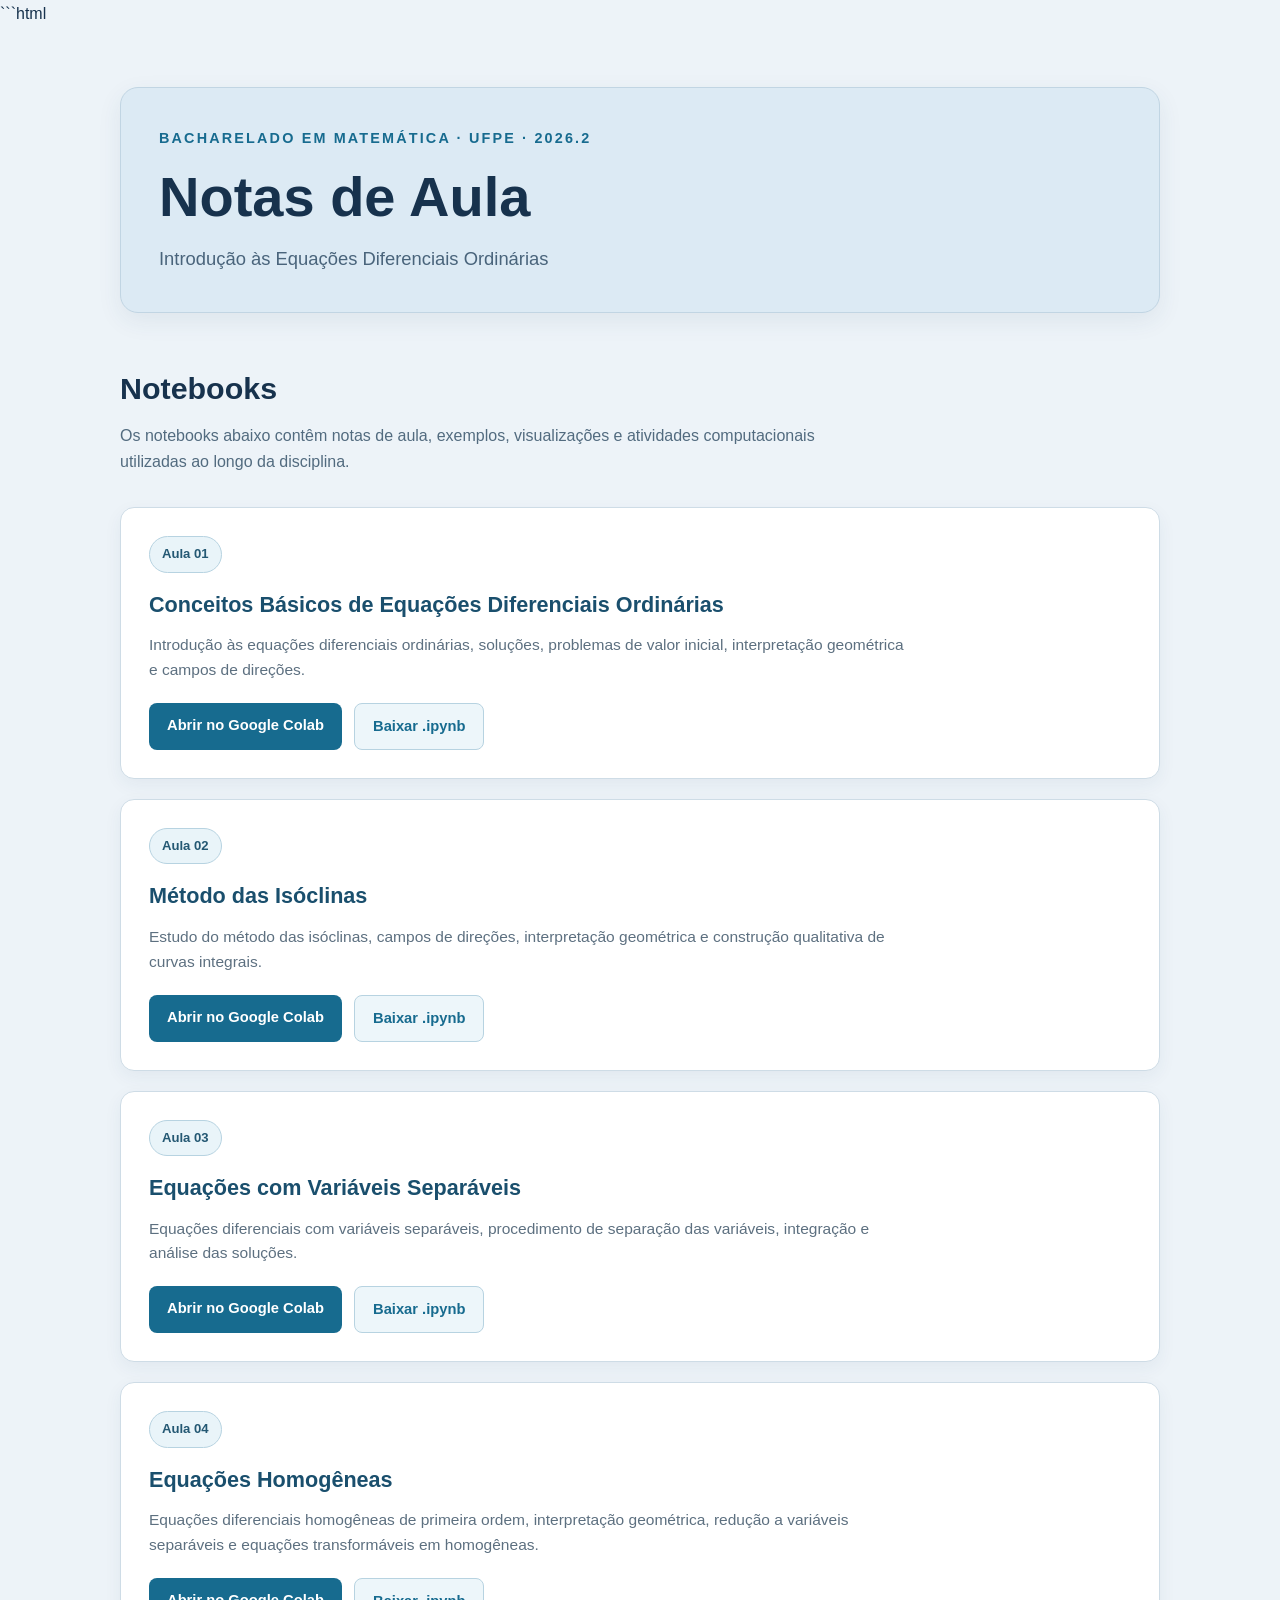
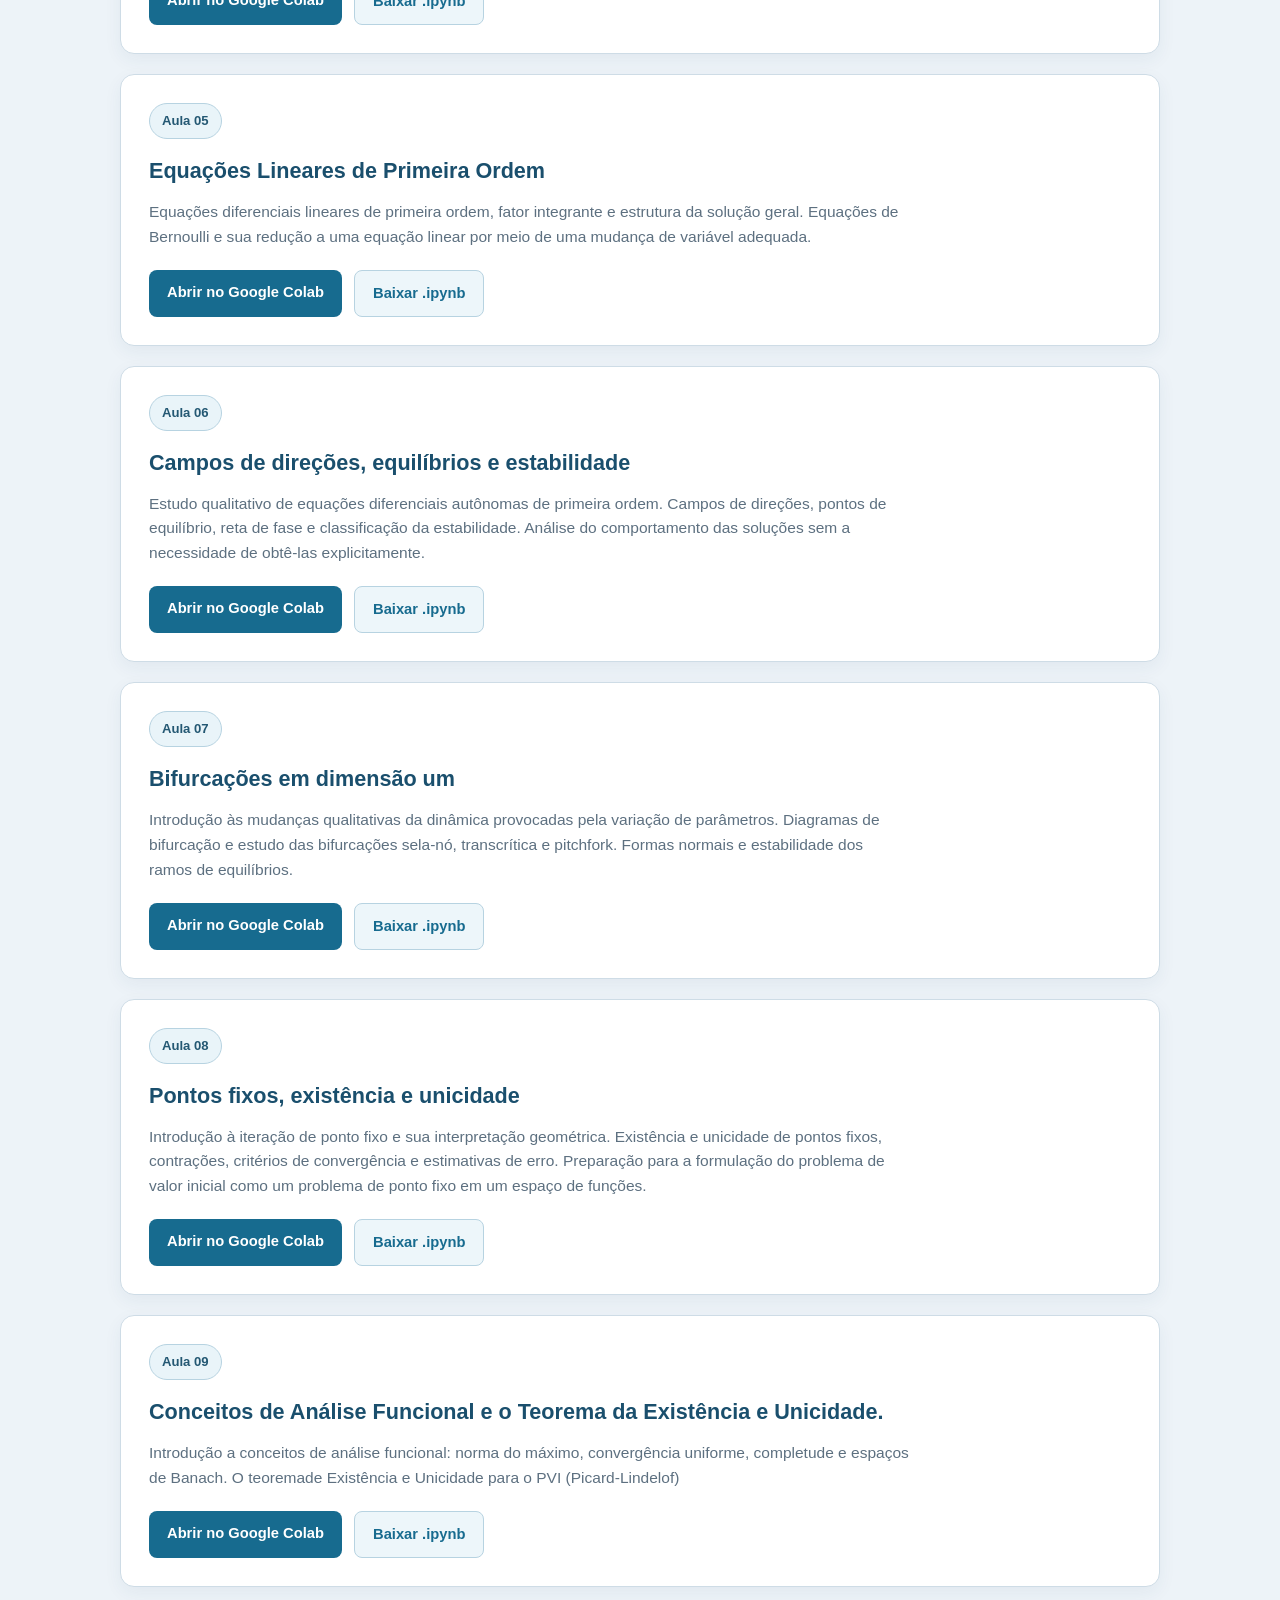
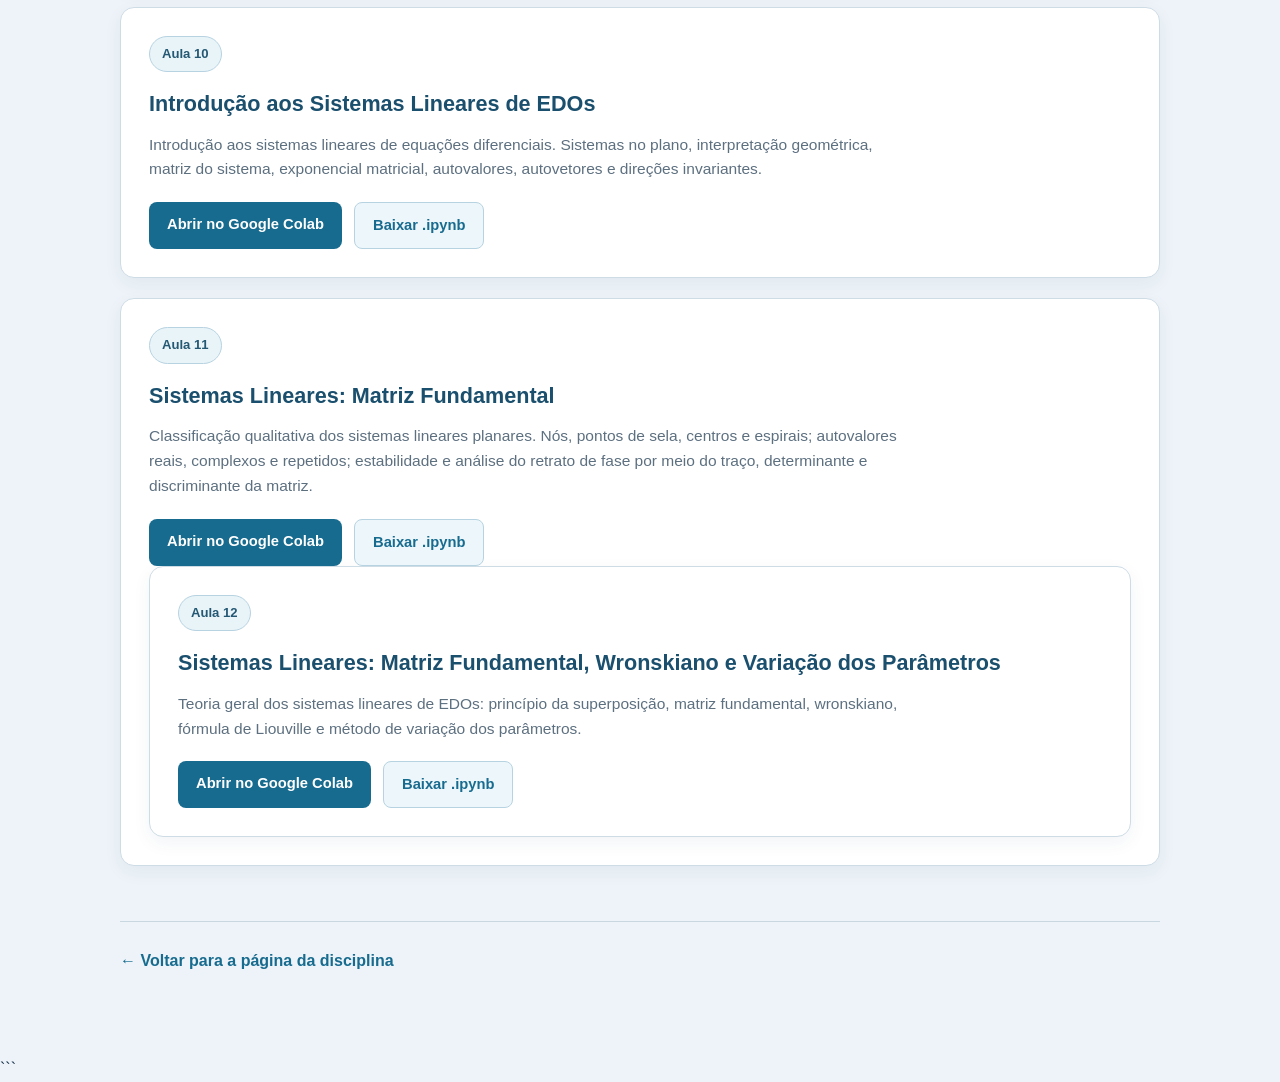
<file: ensino/EDO/notas/index.html>
```html
<!DOCTYPE html>
<html lang="pt-BR">

<head>
    <meta charset="UTF-8">
    <meta name="viewport" content="width=device-width, initial-scale=1.0">

    <title>Notas de Aula | EDO</title>

    <link rel="stylesheet" href="../../../style.css">

    <style>

        body {
            margin: 0;
            background: #edf3f8;
            color: #17324d;
        }

        .notes-page {
            max-width: 1100px;
            margin: 0 auto;
            padding: 60px 30px 80px;
        }

        /* Cabeçalho */

        .notes-hero {
            margin-bottom: 50px;
            padding: 38px;

            background: #dceaf4;
            border: 1px solid #c1d5e3;
            border-radius: 18px;

            box-shadow: 0 8px 24px rgba(38, 73, 105, 0.08);
        }

        .notes-label {
            margin-bottom: 15px;

            font-size: 0.9rem;
            font-weight: 600;
            text-transform: uppercase;
            letter-spacing: 0.15em;

            color: #176b8f;
        }

        .notes-hero h1 {
            margin: 0 0 16px 0;

            font-size: clamp(2.2rem, 5vw, 3.5rem);
            line-height: 1.12;
            font-weight: 650;

            color: #17324d;
        }

        .notes-hero p {
            max-width: 720px;
            margin: 0;

            font-size: 1.15rem;
            line-height: 1.6;

            color: #49647b;
        }

        /* Seção */

        .section-title {
            margin-bottom: 8px;

            font-size: 1.9rem;
            color: #17324d;
        }

        .section-intro {
            max-width: 760px;
            margin-bottom: 32px;

            line-height: 1.65;
            color: #526b7f;
        }

        /* Grid */

        .material-grid {
            display: grid;
            grid-template-columns: 1fr;
            gap: 20px;
        }

        /* Cartões */

        .material-card {
            padding: 28px;

            background: #ffffff;

            border: 1px solid #cedce6;
            border-radius: 14px;

            box-shadow: 0 6px 18px rgba(38, 73, 105, 0.06);

            transition:
                transform 0.2s ease,
                border-color 0.2s ease,
                box-shadow 0.2s ease;
        }

        .material-card:hover {
            transform: translateY(-3px);
            border-color: #5ca6c7;
            box-shadow: 0 10px 24px rgba(38, 73, 105, 0.12);
        }

        .lesson-number {
            display: inline-block;

            margin-bottom: 14px;
            padding: 6px 12px;

            font-size: 0.82rem;
            font-weight: 600;

            color: #245873;
            background: #e9f4f9;

            border: 1px solid #b7d3e1;
            border-radius: 999px;
        }

        .material-card h2 {
            margin: 0 0 10px 0;

            font-size: 1.35rem;
            color: #1a4f6d;
        }

        .material-card p {
            max-width: 760px;
            margin: 0 0 20px 0;

            font-size: 0.97rem;
            line-height: 1.6;

            color: #5d7080;
        }

        /* Botões */

        .button-row {
            display: flex;
            flex-wrap: wrap;
            gap: 12px;
        }

        .colab-button,
        .download-button {
            display: inline-block;

            padding: 10px 18px;

            text-decoration: none;
            font-weight: 600;
            font-size: 0.92rem;

            border-radius: 8px;

            transition:
                background 0.2s ease,
                transform 0.2s ease;
        }

        .colab-button {
            color: #ffffff;
            background: #176b8f;
        }

        .colab-button:hover {
            background: #0e4f6b;
            transform: translateY(-1px);
        }

        .download-button {
            color: #176b8f;
            background: #edf6fa;
            border: 1px solid #b7d3e1;
        }

        .download-button:hover {
            background: #dcecf4;
            transform: translateY(-1px);
        }

        /* Voltar */

        .back-link {
            margin-top: 55px;
            padding-top: 25px;

            border-top: 1px solid #c9d7e1;
        }

        .back-link a {
            font-weight: 600;
            text-decoration: none;

            color: #176b8f;
        }

        .back-link a:hover {
            color: #0e4f6b;
            text-decoration: underline;
        }

        /* Responsivo */

        @media (max-width: 700px) {

            .notes-page {
                padding: 30px 18px 60px;
            }

            .notes-hero {
                padding: 28px 22px;
            }

            .material-card {
                padding: 22px;
            }

        }

    </style>

</head>


<body>

<main class="notes-page">

    <header class="notes-hero">

        <div class="notes-label">
            Bacharelado em Matemática · UFPE · 2026.2
        </div>

        <h1>
            Notas de Aula
        </h1>

        <p>
            Introdução às Equações Diferenciais Ordinárias
        </p>

    </header>


    <section>

        <h2 class="section-title">
            Notebooks
        </h2>

        <p class="section-intro">
            Os notebooks abaixo contêm notas de aula, exemplos,
            visualizações e atividades computacionais utilizadas
            ao longo da disciplina.
        </p>


        <div class="material-grid">


            <!-- NOTEBOOK 01 -->

            <article class="material-card">

                <span class="lesson-number">
                    Aula 01
                </span>

                <h2>
                    Conceitos Básicos de Equações Diferenciais Ordinárias
                </h2>

                <p>
                    Introdução às equações diferenciais ordinárias,
                    soluções, problemas de valor inicial, interpretação
                    geométrica e campos de direções.
                </p>

                <div class="button-row">

                    <a class="colab-button"
                       href="https://colab.research.google.com/github/CesarCastilho/CesarCastilho.github.io/blob/main/ensino/EDO/notas/01_Conceitos_Basicos_EDO.ipynb"
                       target="_blank">
                        Abrir no Google Colab
                    </a>

                    <a class="download-button"
                       href="01_Conceitos_Basicos_EDO.ipynb"
                       download>
                        Baixar .ipynb
                    </a>

                </div>

            </article>


            <!-- NOTEBOOK 02 -->

            <article class="material-card">

                <span class="lesson-number">
                    Aula 02
                </span>

                <h2>
                    Método das Isóclinas
                </h2>

                <p>
                    Estudo do método das isóclinas,
                    campos de direções, interpretação geométrica
                    e construção qualitativa de curvas integrais.
                </p>

                <div class="button-row">

                    <a class="colab-button"
                       href="https://colab.research.google.com/github/CesarCastilho/CesarCastilho.github.io/blob/main/ensino/EDO/notas/02_Metodo_das_Isoclinas_EDO.ipynb"
                       target="_blank">
                        Abrir no Google Colab
                    </a>

                    <a class="download-button"
                       href="02_Metodo_das_Isoclinas_EDO.ipynb"
                       download>
                        Baixar .ipynb
                    </a>

                </div>

            </article>

               <!-- NOTEBOOK 03 -->


            <article class="material-card">

                <span class="lesson-number">
                    Aula 03
                </span>

                <h2>
                    Equações com Variáveis Separáveis
                </h2>

                <p>
                    Equações diferenciais com variáveis separáveis,
                    procedimento de separação das variáveis,
                    integração e análise das soluções.
                </p>

                <div class="button-row">

                    <a class="colab-button"
                    href="https://colab.research.google.com/github/CesarCastilho/CesarCastilho.github.io/blob/main/ensino/EDO/notas/03_Equacoes_com_Variaveis_Separaveis_EDO.ipynb"
                    target="_blank">
                        Abrir no Google Colab
                    </a>

                    <a class="download-button"
                    href="03_Equacoes_com_Variaveis_Separaveis_EDO.ipynb"
                    download>
                        Baixar .ipynb
                    </a>

                </div>

            </article>


               <!-- NOTEBOOK 04 -->

            <article class="material-card">

                 <span class="lesson-number">
                  Aula 04
                 </span>

                <h2>
                  Equações Homogêneas
                </h2>

                <p>
                 Equações diferenciais homogêneas de primeira ordem,
                interpretação geométrica, redução a variáveis separáveis
                e equações transformáveis em homogêneas.
                </p>

                <div class="button-row">

                <a class="colab-button"
                href="https://colab.research.google.com/github/CesarCastilho/CesarCastilho.github.io/blob/main/ensino/EDO/notas/04_Equacoes_Homogeneas_EDO.ipynb"
                target="_blank">
                Abrir no Google Colab
                </a>

                <a class="download-button"
                href="04_Equacoes_Homogeneas_EDO.ipynb"
                download>
                    Baixar .ipynb
                </a>

                </div>

            </article>

               <!-- NOTEBOOK 05 -->

            <article class="material-card">

                 <span class="lesson-number">
                  Aula 05
                 </span>

                <h2>
                  Equações Lineares de Primeira Ordem
                </h2>

                <p>
                 Equações diferenciais lineares de primeira ordem, fator integrante e estrutura da solução geral.
                  Equações de Bernoulli e sua redução a uma equação linear por meio de uma mudança de variável adequada.
                </p>

                <div class="button-row">

                <a class="colab-button"
                href="https://colab.research.google.com/github/CesarCastilho/CesarCastilho.github.io/blob/main/ensino/EDO/notas/05_Equacoes_Lineares_Primeira_Ordem_Bernoulli_EDO.ipynb"
                target="_blank">
                Abrir no Google Colab
                </a>

                <a class="download-button"
                href="05_Equacoes_Lineares_Primeira_Ordem_Bernoulli_EDO.ipynb"
                download>
                    Baixar .ipynb
                </a>

                </div>

            </article>


            
               <!-- NOTEBOOK 06 -->

            <article class="material-card">

                 <span class="lesson-number">
                  Aula 06
                 </span>

                <h2>
                  Campos de direções, equilíbrios e estabilidade
                </h2>

                <p>
                 Estudo qualitativo de equações diferenciais autônomas de primeira ordem. Campos de direções, pontos de equilíbrio, 
                 reta de fase e classificação da estabilidade. Análise do comportamento das soluções sem a necessidade de obtê-las explicitamente.
                </p>

                <div class="button-row">

                <a class="colab-button"
                href="https://colab.research.google.com/github/CesarCastilho/CesarCastilho.github.io/blob/main/ensino/EDO/notas/06_Campos_de_Direcoes_Equilibrios_Estabilidade_EDO.ipynb"
                target="_blank">
                Abrir no Google Colab
                </a>

                <a class="download-button"
                href="06_Campos_de_Direcoes_Equilibrios_Estabilidade_EDO.ipynb"
                download>
                    Baixar .ipynb
                </a>

                </div>

            </article>


            
               <!-- NOTEBOOK 07 -->

            <article class="material-card">

                 <span class="lesson-number">
                  Aula 07
                 </span>

                <h2>
                  Bifurcações em dimensão um
                </h2>

                <p>
                 Introdução às mudanças qualitativas da dinâmica provocadas pela variação de parâmetros. 
                 Diagramas de bifurcação e estudo das bifurcações sela-nó,
                  transcrítica e pitchfork. Formas normais e estabilidade dos ramos de equilíbrios.
                </p>

                <div class="button-row">

                <a class="colab-button"
                href="https://colab.research.google.com/github/CesarCastilho/CesarCastilho.github.io/blob/main/ensino/EDO/notas/07_Bifurcacoes_em_Dimensao_Um_EDO.ipynb"
                target="_blank">
                Abrir no Google Colab
                </a>

                <a class="download-button"
                href="07_Bifurcacoes_em_Dimensao_Um_EDO.ipynb"
                download>
                    Baixar .ipynb
                </a>

                </div>

            </article>




                           <!-- NOTEBOOK 08 -->

            <article class="material-card">

                 <span class="lesson-number">
                  Aula 08
                 </span>

                <h2>
                  Pontos fixos, existência e unicidade
                </h2>

                <p>
                 Introdução à iteração de ponto fixo e sua interpretação geométrica.
                  Existência e unicidade de pontos fixos, contrações, critérios de convergência e estimativas de erro.
                  Preparação para a formulação do problema de valor inicial
                  como um problema de ponto fixo em um espaço de funções.
                </p>

                <div class="button-row">

                <a class="colab-button"
                href="https://colab.research.google.com/github/CesarCastilho/CesarCastilho.github.io/blob/main/ensino/EDO/notas/08_Pontos_Fixos_Existencia_Unicidade_Iteracao.ipynb"
                target="_blank">
                Abrir no Google Colab
                </a>

                <a class="download-button"
                href="08_Pontos_Fixos_Existencia_Unicidade_Iteracao.ipynb"
                download>
                    Baixar .ipynb
                </a>

                </div>

            </article>
                    <!-- NOTEBOOK 09 -->

            <article class="material-card">

                 <span class="lesson-number">
                  Aula 09
                 </span>

                <h2>
                  Conceitos de Análise Funcional e o Teorema da Existência e Unicidade.
                </h2>

                <p>
                 Introdução a conceitos de análise funcional: norma do máximo,
                 convergência uniforme, completude e espaços de Banach. O teoremade Existência
                 e Unicidade para o PVI (Picard-Lindelof)
                </p>

                <div class="button-row">

                <a class="colab-button"
                href="https://colab.research.google.com/github/CesarCastilho/CesarCastilho.github.io/blob/main/ensino/EDO/notas/09_Existencia_Unicidade_Picard_Lindelof.ipynb"
                target="_blank">
                Abrir no Google Colab
                </a>

                <a class="download-button"
                href="09_Existencia_Unicidade_Picard_Lindelof.ipynb"
                download>
                    Baixar .ipynb
                </a>

                </div>

            </article>



<!-- NOTEBOOK 10 -->

<article class="material-card">

    <span class="lesson-number">
        Aula 10
    </span>

    <h2>
        Introdução aos Sistemas Lineares de EDOs
    </h2>

    <p>
        Introdução aos sistemas lineares de equações diferenciais.
        Sistemas no plano, interpretação geométrica, matriz do sistema,
        exponencial matricial, autovalores, autovetores e direções invariantes.
    </p>

    <div class="button-row">

        <a class="colab-button"
        href="https://colab.research.google.com/github/CesarCastilho/CesarCastilho.github.io/blob/main/ensino/EDO/notas/10_Sistemas_Lineares_Plano_Strogatz_Logemann.ipynb"
        target="_blank">
            Abrir no Google Colab
        </a>

        <a class="download-button"
        href="10_Sistemas_Lineares_Plano_Strogatz_Logemann.ipynb"
        download>
            Baixar .ipynb
        </a>

    </div>

</article>

<!-- NOTEBOOK 11 -->

<article class="material-card">

    <span class="lesson-number">
        Aula 11
    </span>

    <h2>
        Sistemas Lineares: Matriz Fundamental
    </h2>

    <p>
        Classificação qualitativa dos sistemas lineares planares.
        Nós, pontos de sela, centros e espirais; autovalores reais,
        complexos e repetidos; estabilidade e análise do retrato de fase
        por meio do traço, determinante e discriminante da matriz.
    </p>

    <div class="button-row">

        <a class="colab-button"
        href="https://colab.research.google.com/github/CesarCastilho/CesarCastilho.github.io/blob/main/ensino/EDO/notas/11_Sistemas_Lineares_Classificacao_Completa.ipynb"
        target="_blank">
            Abrir no Google Colab
        </a>

        <a class="download-button"
        href="11_Sistemas_Lineares_Classificacao_Completa.ipynb"
        download>
            Baixar .ipynb
        </a>

    </div>


<!-- NOTEBOOK 12 -->

<article class="material-card">

    <span class="lesson-number">
        Aula 12
    </span>

    <h2>
        Sistemas Lineares: Matriz Fundamental,
        Wronskiano e Variação dos Parâmetros
    </h2>

    <p>
        Teoria geral dos sistemas lineares de EDOs:
        princípio da superposição, matriz fundamental,
        wronskiano, fórmula de Liouville e método
        de variação dos parâmetros.
    </p>

    <div class="button-row">

        <a class="colab-button"
           href="https://colab.research.google.com/github/CesarCastilho/CesarCastilho.github.io/blob/main/ensino/EDO/notas/12_Teoria_Sistemas_Lineares_Matriz_Fundamental_Wronskiano_Variacao_Parametros.ipynb"
           target="_blank"
           rel="noopener noreferrer">
            Abrir no Google Colab
        </a>

        <a class="download-button"
           href="12_Teoria_Sistemas_Lineares_Matriz_Fundamental_Wronskiano_Variacao_Parametros.ipynb"
           download>
            Baixar .ipynb
        </a>

    </div>

</article>








        </div>

    </section>


    <div class="back-link">

        <a href="/ensino/EDO/">
            ← Voltar para a página da disciplina
        </a>

    </div>


</main>

</body>

</html>
```
</file>
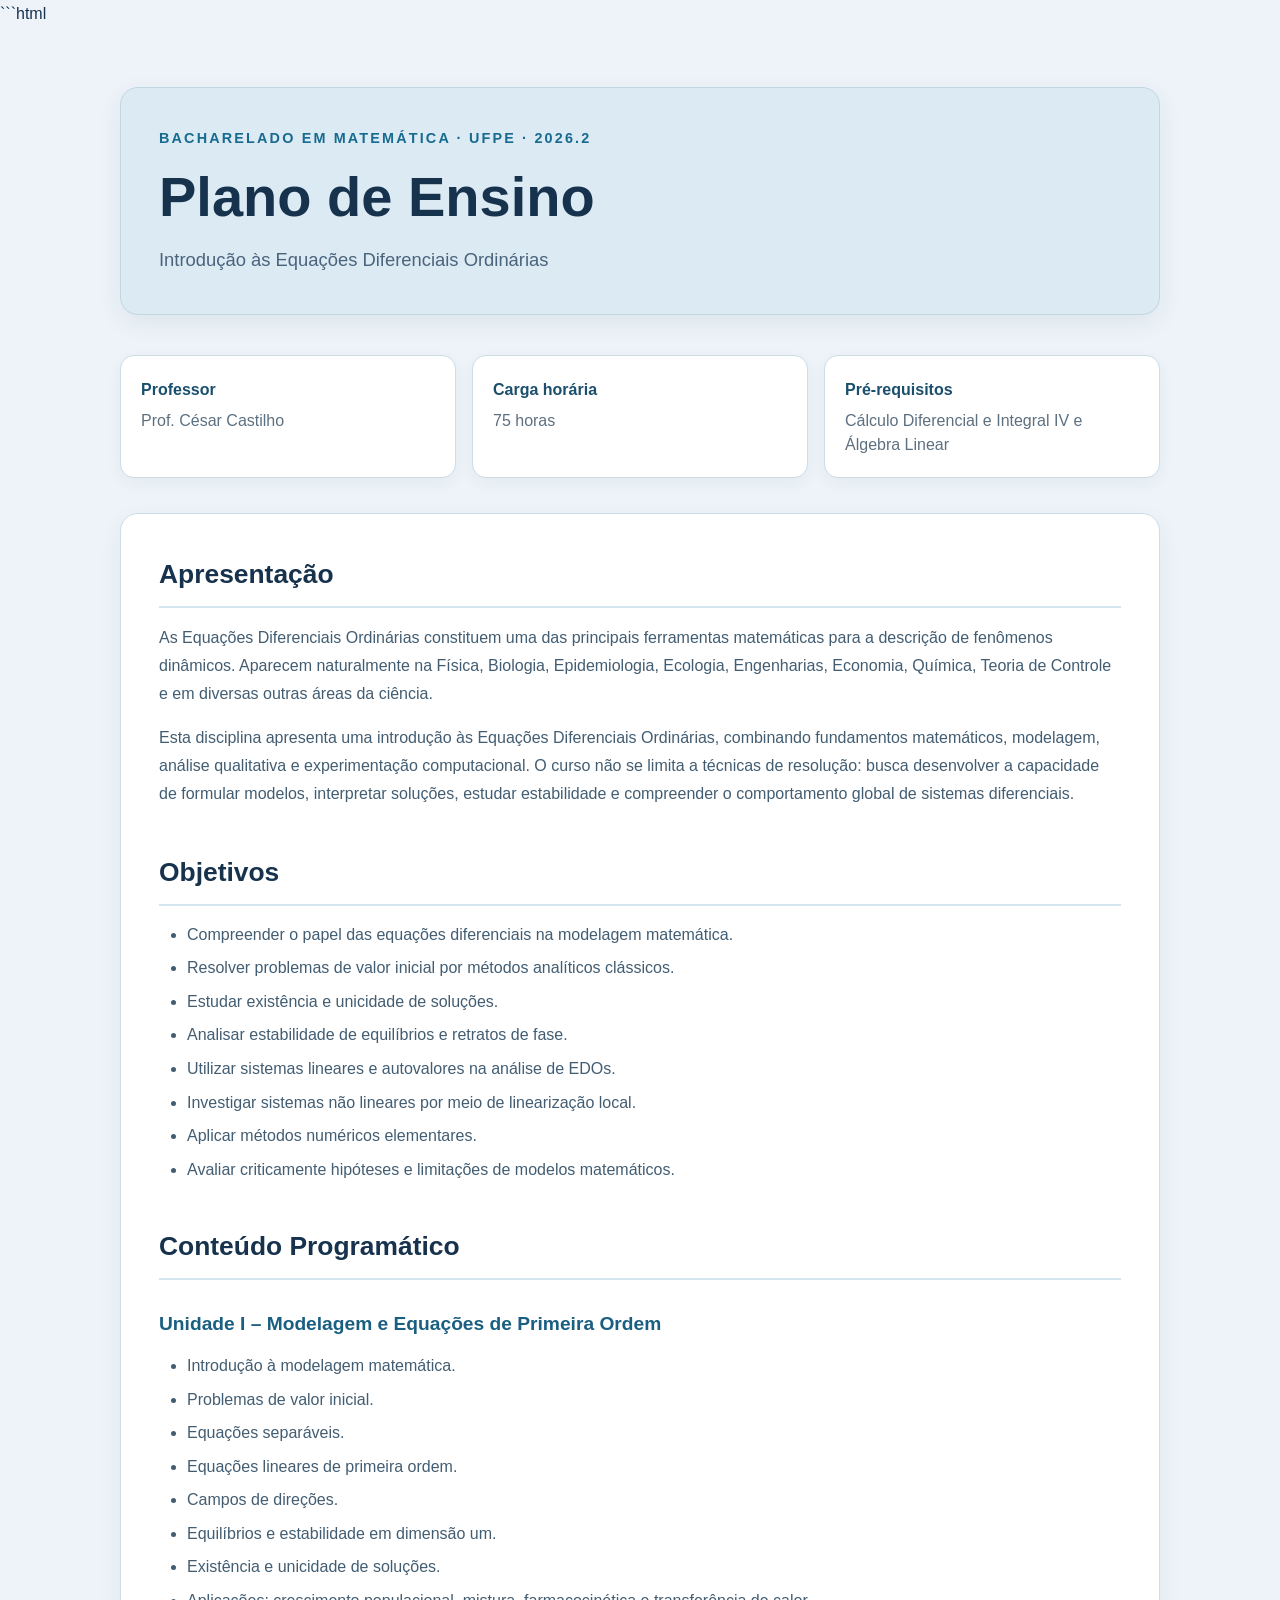
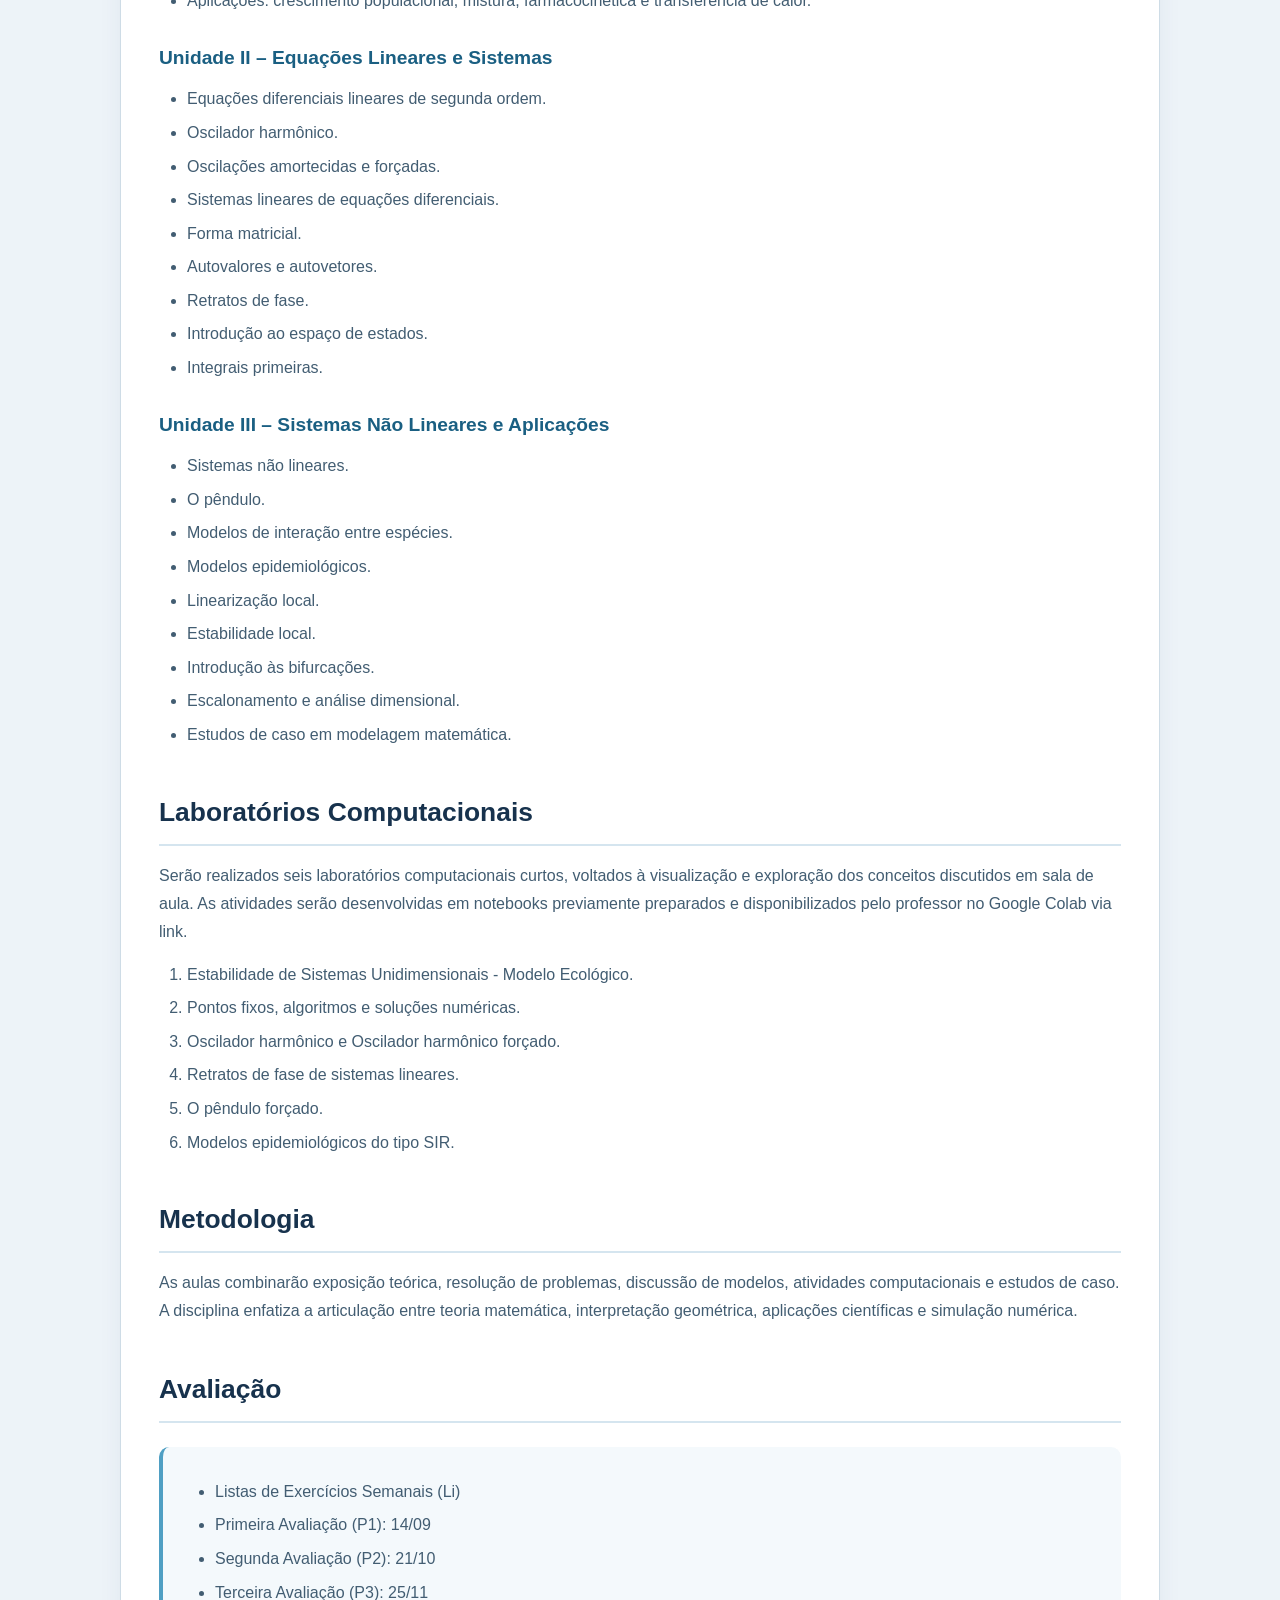
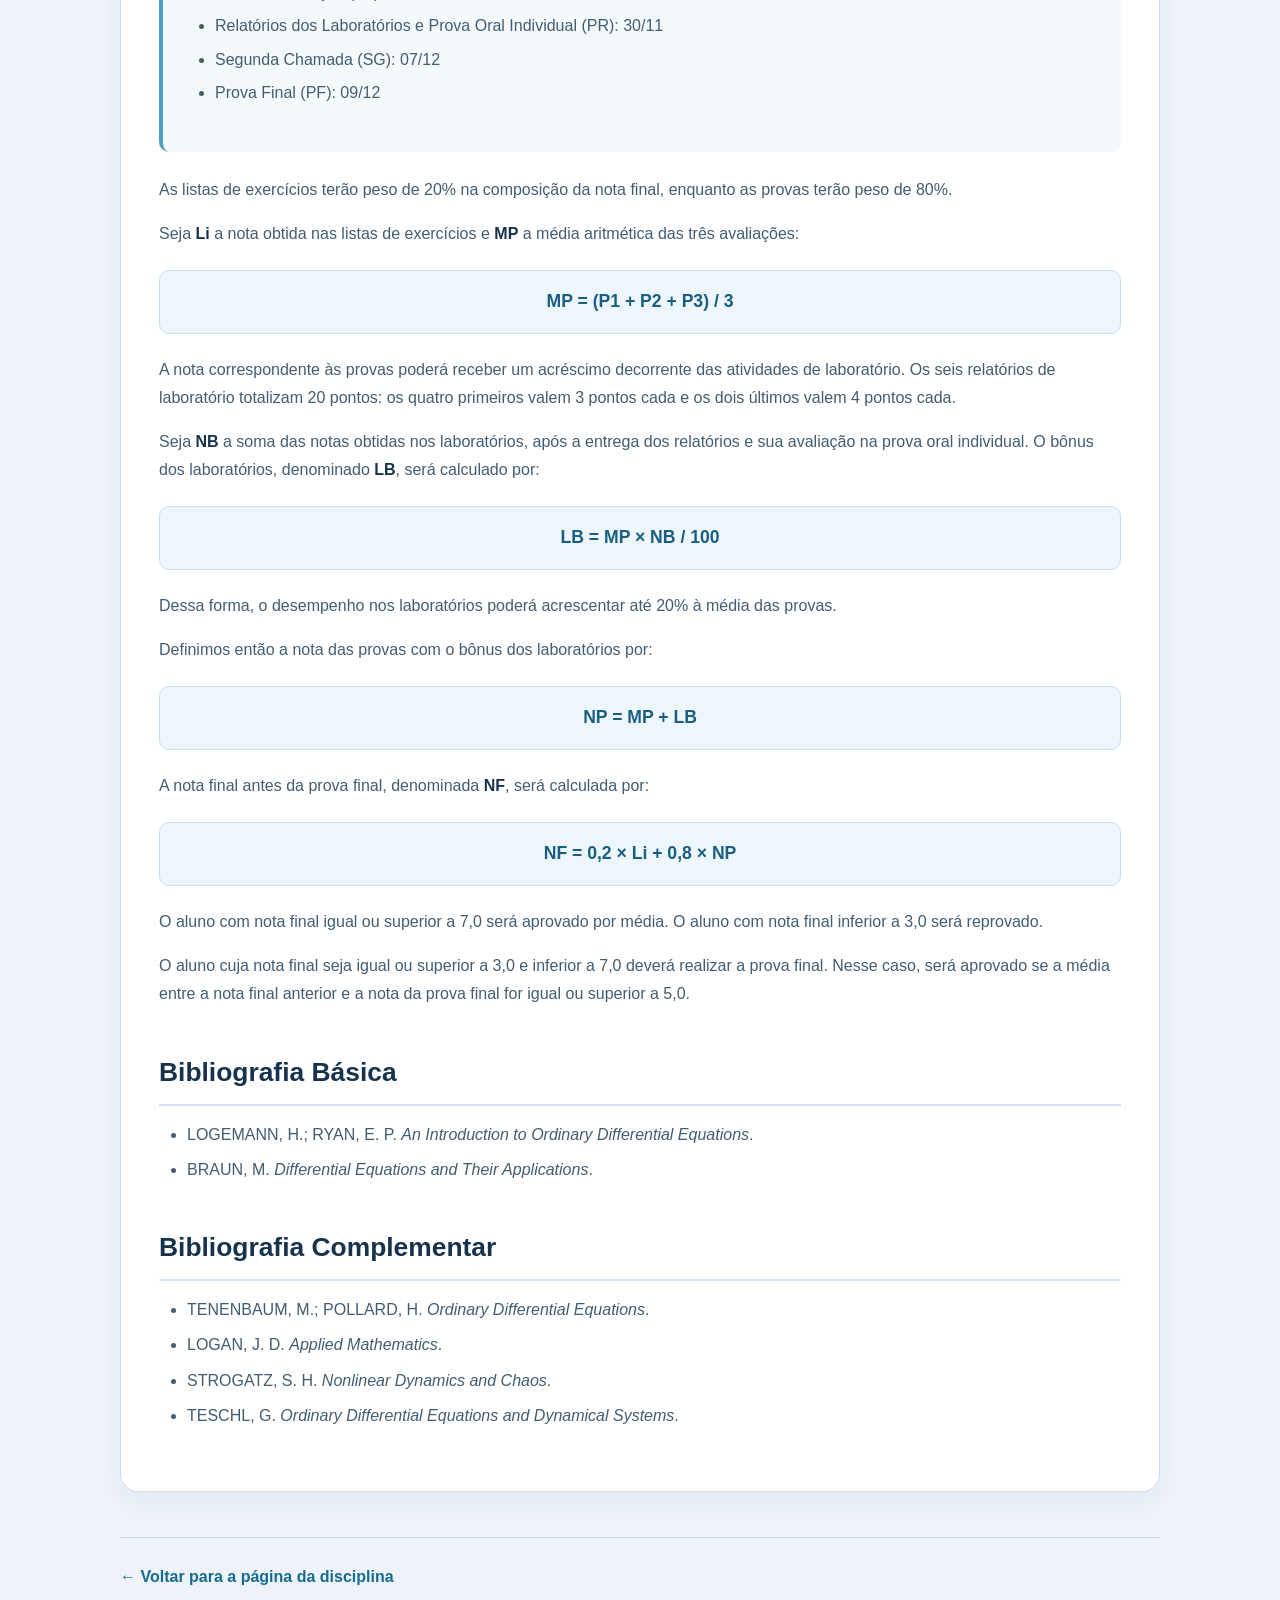
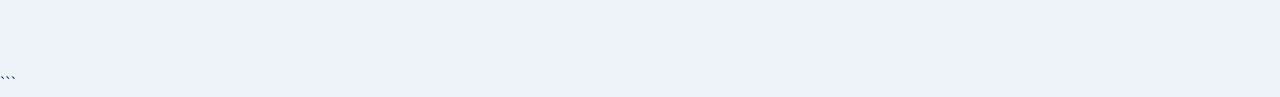
<file: ensino/EDO/Sylabus/index.html>
```html
<!DOCTYPE html>
<html lang="pt-BR">

<head>
    <meta charset="UTF-8">
    <meta name="viewport" content="width=device-width, initial-scale=1.0">

    <title>Plano de Ensino | Equações Diferenciais Ordinárias</title>

    <link rel="stylesheet" href="../../../style.css">

    <style>

        body {
            margin: 0;
            background: #edf3f8;
            color: #17324d;
        }

        .syllabus-page {
            max-width: 1100px;
            margin: 0 auto;
            padding: 60px 30px 80px;
        }

        /* Cabeçalho */

        .syllabus-hero {
            padding: 38px;
            margin-bottom: 40px;

            background: #dceaf4;
            border: 1px solid #c1d5e3;
            border-radius: 18px;

            box-shadow: 0 8px 24px rgba(38, 73, 105, 0.08);
        }

        .syllabus-label {
            margin-bottom: 15px;

            font-size: 0.9rem;
            font-weight: 600;
            text-transform: uppercase;
            letter-spacing: 0.15em;

            color: #176b8f;
        }

        .syllabus-hero h1 {
            margin: 0 0 16px 0;

            font-size: clamp(2.2rem, 5vw, 3.5rem);
            line-height: 1.12;

            color: #17324d;
        }

        .syllabus-hero p {
            margin: 0;

            font-size: 1.15rem;
            color: #49647b;
        }

        /* Informações iniciais */

        .course-info {
            display: grid;
            grid-template-columns: repeat(3, minmax(0, 1fr));
            gap: 16px;

            margin-bottom: 35px;
        }

        .info-box {
            padding: 20px;

            background: #ffffff;

            border: 1px solid #cedce6;
            border-radius: 14px;

            box-shadow: 0 5px 15px rgba(38, 73, 105, 0.05);
        }

        .info-box strong {
            display: block;
            margin-bottom: 6px;

            color: #1a4f6d;
        }

        .info-box span {
            color: #5d7080;
            line-height: 1.5;
        }

        /* Conteúdo principal */

        .course-syllabus {
            padding: 38px;

            background: #ffffff;

            border: 1px solid #cedce6;
            border-radius: 18px;

            box-shadow: 0 8px 24px rgba(38, 73, 105, 0.06);
        }

        .course-syllabus h2 {
            margin-top: 42px;
            margin-bottom: 16px;

            padding-bottom: 9px;

            font-size: 1.65rem;

            color: #17324d;

            border-bottom: 2px solid #d5e5ef;
        }

        .course-syllabus h2:first-of-type {
            margin-top: 0;
        }

        .course-syllabus h3 {
            margin-top: 28px;
            margin-bottom: 12px;

            font-size: 1.2rem;

            color: #1a5f82;
        }

        .course-syllabus p {
            margin-bottom: 16px;

            line-height: 1.75;
            color: #425d72;
        }

        .course-syllabus ul,
        .course-syllabus ol {
            margin-top: 10px;
            margin-bottom: 24px;
            padding-left: 28px;

            color: #425d72;
        }

        .course-syllabus li {
            margin-bottom: 8px;
            line-height: 1.6;
        }

        .course-syllabus strong {
            color: #17324d;
        }

        /* Avaliação */

        .assessment-box {
            margin: 24px 0;
            padding: 22px 24px;

            background: #f4f9fc;

            border-left: 4px solid #4f9fc3;
            border-radius: 10px;
        }

        .formula {
            margin: 22px 0;
            padding: 16px 20px;

            background: #edf6fa;

            border: 1px solid #c8dfe9;
            border-radius: 10px;

            text-align: center;

            font-size: 1.1rem;
            font-weight: 600;

            color: #1a5f82;
        }

        /* Bibliografia */

        .bibliography li {
            margin-bottom: 10px;
        }

        /* Voltar */

        .back-link {
            margin-top: 45px;
            padding-top: 25px;

            border-top: 1px solid #c9d7e1;
        }

        .back-link a {
            color: #176b8f;
            font-weight: 600;
            text-decoration: none;
        }

        .back-link a:hover {
            color: #0e4f6b;
            text-decoration: underline;
        }

        /* Responsivo */

        @media (max-width: 800px) {

            .course-info {
                grid-template-columns: 1fr;
            }

        }

        @media (max-width: 700px) {

            .syllabus-page {
                padding: 30px 18px 60px;
            }

            .syllabus-hero {
                padding: 28px 22px;
            }

            .course-syllabus {
                padding: 25px 20px;
            }

        }

    </style>

</head>


<body>

<main class="syllabus-page">


    <header class="syllabus-hero">

        <div class="syllabus-label">
            Bacharelado em Matemática · UFPE · 2026.2
        </div>

        <h1>
            Plano de Ensino
        </h1>

        <p>
            Introdução às Equações Diferenciais Ordinárias
        </p>

    </header>


    <section class="course-info">

        <div class="info-box">
            <strong>Professor</strong>
            <span>Prof. César Castilho</span>
        </div>

        <div class="info-box">
            <strong>Carga horária</strong>
            <span>75 horas</span>
        </div>

        <div class="info-box">
            <strong>Pré-requisitos</strong>
            <span>Cálculo Diferencial e Integral IV e Álgebra Linear</span>
        </div>

    </section>


    <section class="course-syllabus">


        <h2>Apresentação</h2>

        <p>
            As Equações Diferenciais Ordinárias constituem uma das principais ferramentas
            matemáticas para a descrição de fenômenos dinâmicos. Aparecem naturalmente
            na Física, Biologia, Epidemiologia, Ecologia, Engenharias, Economia, Química,
            Teoria de Controle e em diversas outras áreas da ciência.
        </p>

        <p>
            Esta disciplina apresenta uma introdução às Equações Diferenciais
            Ordinárias, combinando fundamentos matemáticos, modelagem, análise qualitativa
            e experimentação computacional. O curso não se limita a técnicas de resolução:
            busca desenvolver a capacidade de formular modelos, interpretar soluções,
            estudar estabilidade e compreender o comportamento global de sistemas
            diferenciais.
        </p>


        <h2>Objetivos</h2>

        <ul>
            <li>Compreender o papel das equações diferenciais na modelagem matemática.</li>
            <li>Resolver problemas de valor inicial por métodos analíticos clássicos.</li>
            <li>Estudar existência e unicidade de soluções.</li>
            <li>Analisar estabilidade de equilíbrios e retratos de fase.</li>
            <li>Utilizar sistemas lineares e autovalores na análise de EDOs.</li>
            <li>Investigar sistemas não lineares por meio de linearização local.</li>
            <li>Aplicar métodos numéricos elementares.</li>
            <li>Avaliar criticamente hipóteses e limitações de modelos matemáticos.</li>
        </ul>


        <h2>Conteúdo Programático</h2>


        <h3>Unidade I – Modelagem e Equações de Primeira Ordem</h3>

        <ul>
            <li>Introdução à modelagem matemática.</li>
            <li>Problemas de valor inicial.</li>
            <li>Equações separáveis.</li>
            <li>Equações lineares de primeira ordem.</li>
            <li>Campos de direções.</li>
            <li>Equilíbrios e estabilidade em dimensão um.</li>
            <li>Existência e unicidade de soluções.</li>
            <li>Aplicações: crescimento populacional, mistura, farmacocinética e transferência de calor.</li>
        </ul>


        <h3>Unidade II – Equações Lineares e Sistemas</h3>

        <ul>
            <li>Equações diferenciais lineares de segunda ordem.</li>
            <li>Oscilador harmônico.</li>
            <li>Oscilações amortecidas e forçadas.</li>
            <li>Sistemas lineares de equações diferenciais.</li>
            <li>Forma matricial.</li>
            <li>Autovalores e autovetores.</li>
            <li>Retratos de fase.</li>
            <li>Introdução ao espaço de estados.</li>
            <li>Integrais primeiras.</li>
        </ul>


        <h3>Unidade III – Sistemas Não Lineares e Aplicações</h3>

        <ul>
            <li>Sistemas não lineares.</li>
            <li>O pêndulo.</li>
            <li>Modelos de interação entre espécies.</li>
            <li>Modelos epidemiológicos.</li>
            <li>Linearização local.</li>
            <li>Estabilidade local.</li>
            <li>Introdução às bifurcações.</li>
            <li>Escalonamento e análise dimensional.</li>
            <li>Estudos de caso em modelagem matemática.</li>
        </ul>


        <h2>Laboratórios Computacionais</h2>

        <p>
            Serão realizados seis laboratórios computacionais curtos, voltados à
            visualização e exploração dos conceitos discutidos em sala de aula.
            As atividades serão desenvolvidas em notebooks previamente preparados
            e disponibilizados pelo professor no Google Colab via link.
        </p>

        <ol>
            <li>Estabilidade de Sistemas Unidimensionais - Modelo Ecológico.</li>
            <li>Pontos fixos, algoritmos e soluções numéricas.</li>
            <li>Oscilador harmônico e Oscilador harmônico forçado.</li>
            <li>Retratos de fase de sistemas lineares.</li>
            <li>O pêndulo forçado.</li>
            <li>Modelos epidemiológicos do tipo SIR.</li>
        </ol>


        <h2>Metodologia</h2>

        <p>
            As aulas combinarão exposição teórica, resolução de problemas, discussão de
            modelos, atividades computacionais e estudos de caso. A disciplina enfatiza
            a articulação entre teoria matemática, interpretação geométrica, aplicações
            científicas e simulação numérica.
        </p>


        <h2>Avaliação</h2>

<div class="assessment-box">

    <ul>
        <li>Listas de Exercícios Semanais (Li)</li>
        <li>Primeira Avaliação (P1): 14/09</li>
        <li>Segunda Avaliação (P2): 21/10</li>
        <li>Terceira Avaliação (P3): 25/11</li>
        <li>Relatórios dos Laboratórios e Prova Oral Individual (PR): 30/11</li>
        <li>Segunda Chamada (SG): 07/12</li>
        <li>Prova Final (PF): 09/12</li>
    </ul>

</div>

<p>
    As listas de exercícios terão peso de 20% na composição da nota final,
    enquanto as provas terão peso de 80%.
</p>

<p>
    Seja <strong>Li</strong> a nota obtida nas listas de exercícios e
    <strong>MP</strong> a média aritmética das três avaliações:
</p>

<div class="formula">
    MP = (P1 + P2 + P3) / 3
</div>

<p>
    A nota correspondente às provas poderá receber um acréscimo decorrente
    das atividades de laboratório. Os seis relatórios de laboratório totalizam
    20 pontos: os quatro primeiros valem 3 pontos cada e os dois últimos
    valem 4 pontos cada.
</p>

<p>
    Seja <strong>NB</strong> a soma das notas obtidas nos laboratórios,
    após a entrega dos relatórios e sua avaliação na prova oral individual.
    O bônus dos laboratórios, denominado <strong>LB</strong>, será calculado por:
</p>

<div class="formula">
    LB = MP × NB / 100
</div>

<p>
    Dessa forma, o desempenho nos laboratórios poderá acrescentar até 20%
    à média das provas.
</p>

<p>
    Definimos então a nota das provas com o bônus dos laboratórios por:
</p>

<div class="formula">
    NP = MP + LB
</div>

<p>
    A nota final antes da prova final, denominada <strong>NF</strong>,
    será calculada por:
</p>

<div class="formula">
    NF = 0,2 × Li + 0,8 × NP
</div>

<p>
    O aluno com nota final igual ou superior a 7,0 será aprovado por média.
    O aluno com nota final inferior a 3,0 será reprovado.
</p>

<p>
    O aluno cuja nota final seja igual ou superior a 3,0 e inferior a 7,0
    deverá realizar a prova final. Nesse caso, será aprovado se a média entre
    a nota final anterior e a nota da prova final for igual ou superior a 5,0.
</p>
        <h2>Bibliografia Básica</h2>

        <ul class="bibliography">
            <li>
                LOGEMANN, H.; RYAN, E. P.
                <em>An Introduction to Ordinary Differential Equations</em>.
            </li>

            <li>
                BRAUN, M.
                <em>Differential Equations and Their Applications</em>.
            </li>
        </ul>


        <h2>Bibliografia Complementar</h2>

        <ul class="bibliography">

            <li>
                TENENBAUM, M.; POLLARD, H.
                <em>Ordinary Differential Equations</em>.
            </li>

            <li>
                LOGAN, J. D.
                <em>Applied Mathematics</em>.
            </li>

            <li>
                STROGATZ, S. H.
                <em>Nonlinear Dynamics and Chaos</em>.
            </li>

            <li>
                TESCHL, G.
                <em>Ordinary Differential Equations and Dynamical Systems</em>.
            </li>

        </ul>

    </section>


    <div class="back-link">

        <a href="/ensino/EDO/">
            ← Voltar para a página da disciplina
        </a>

    </div>


</main>

</body>

</html>
```
</file>
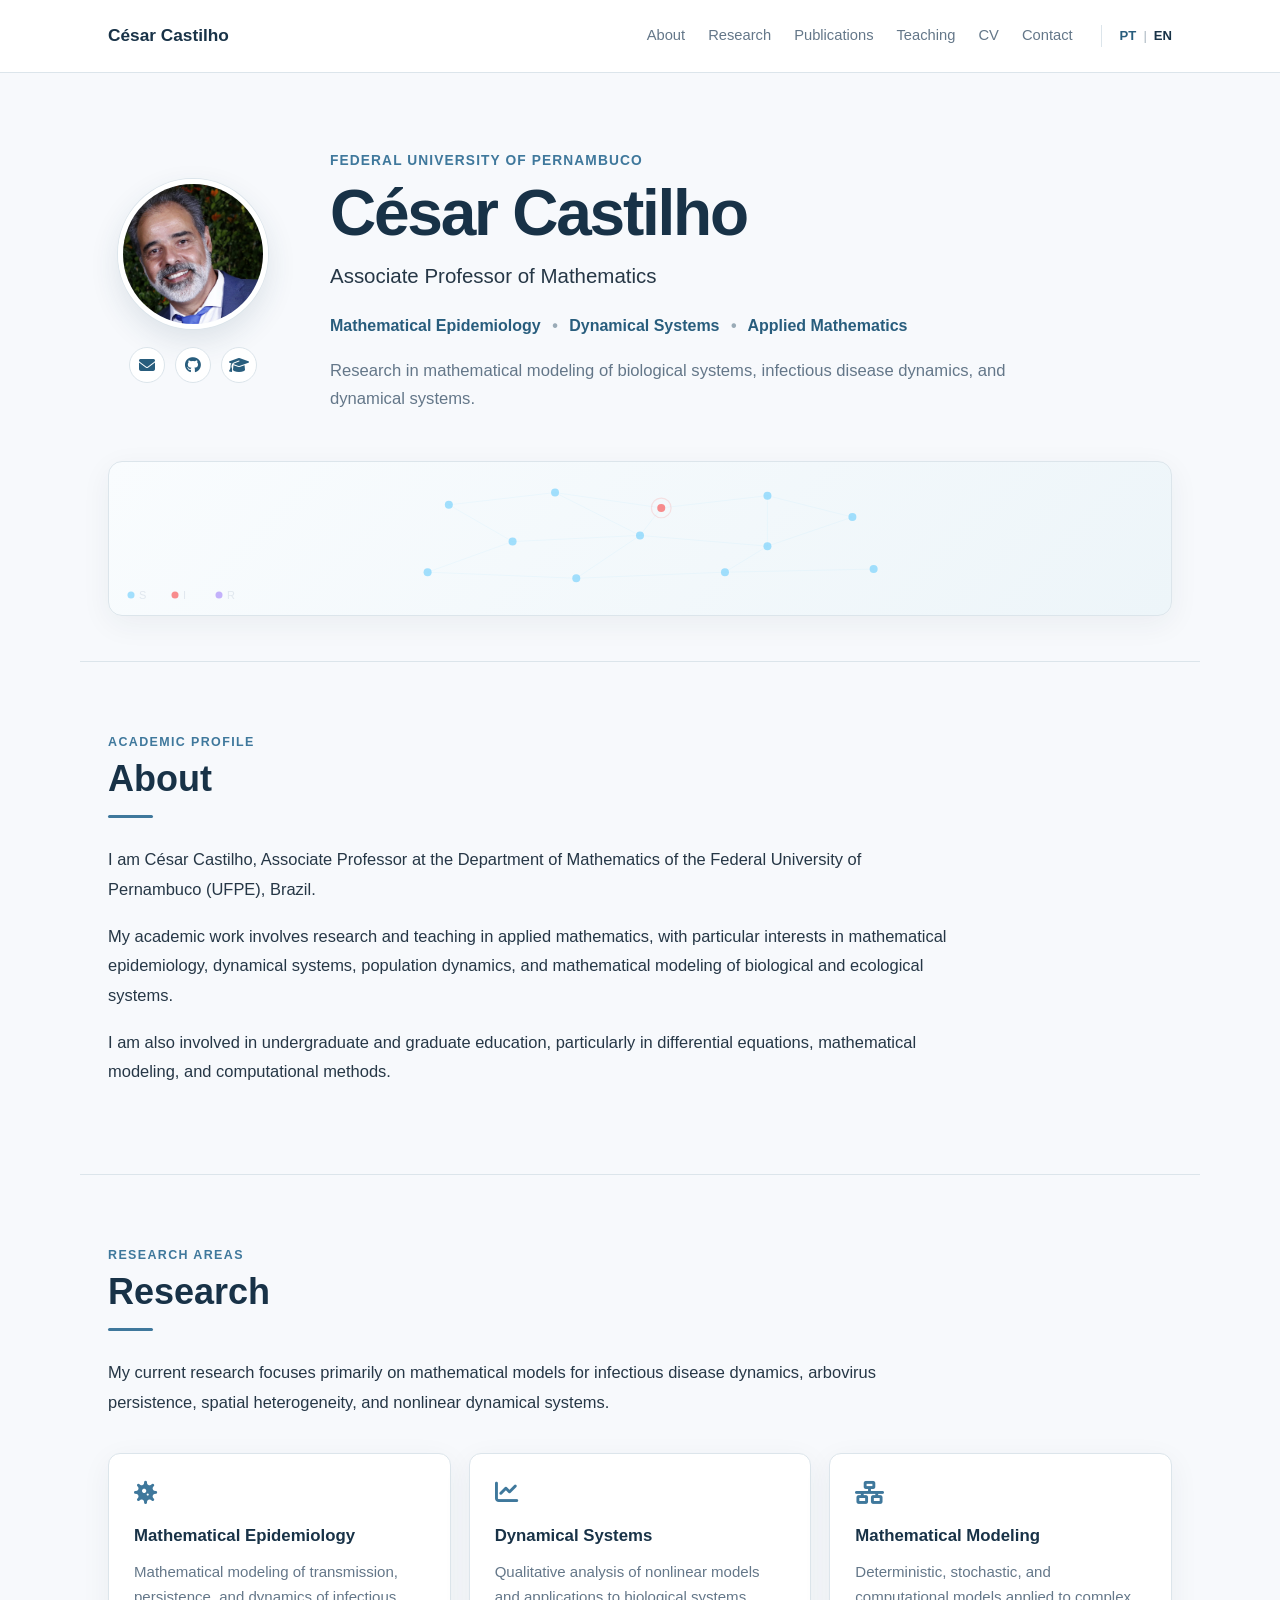
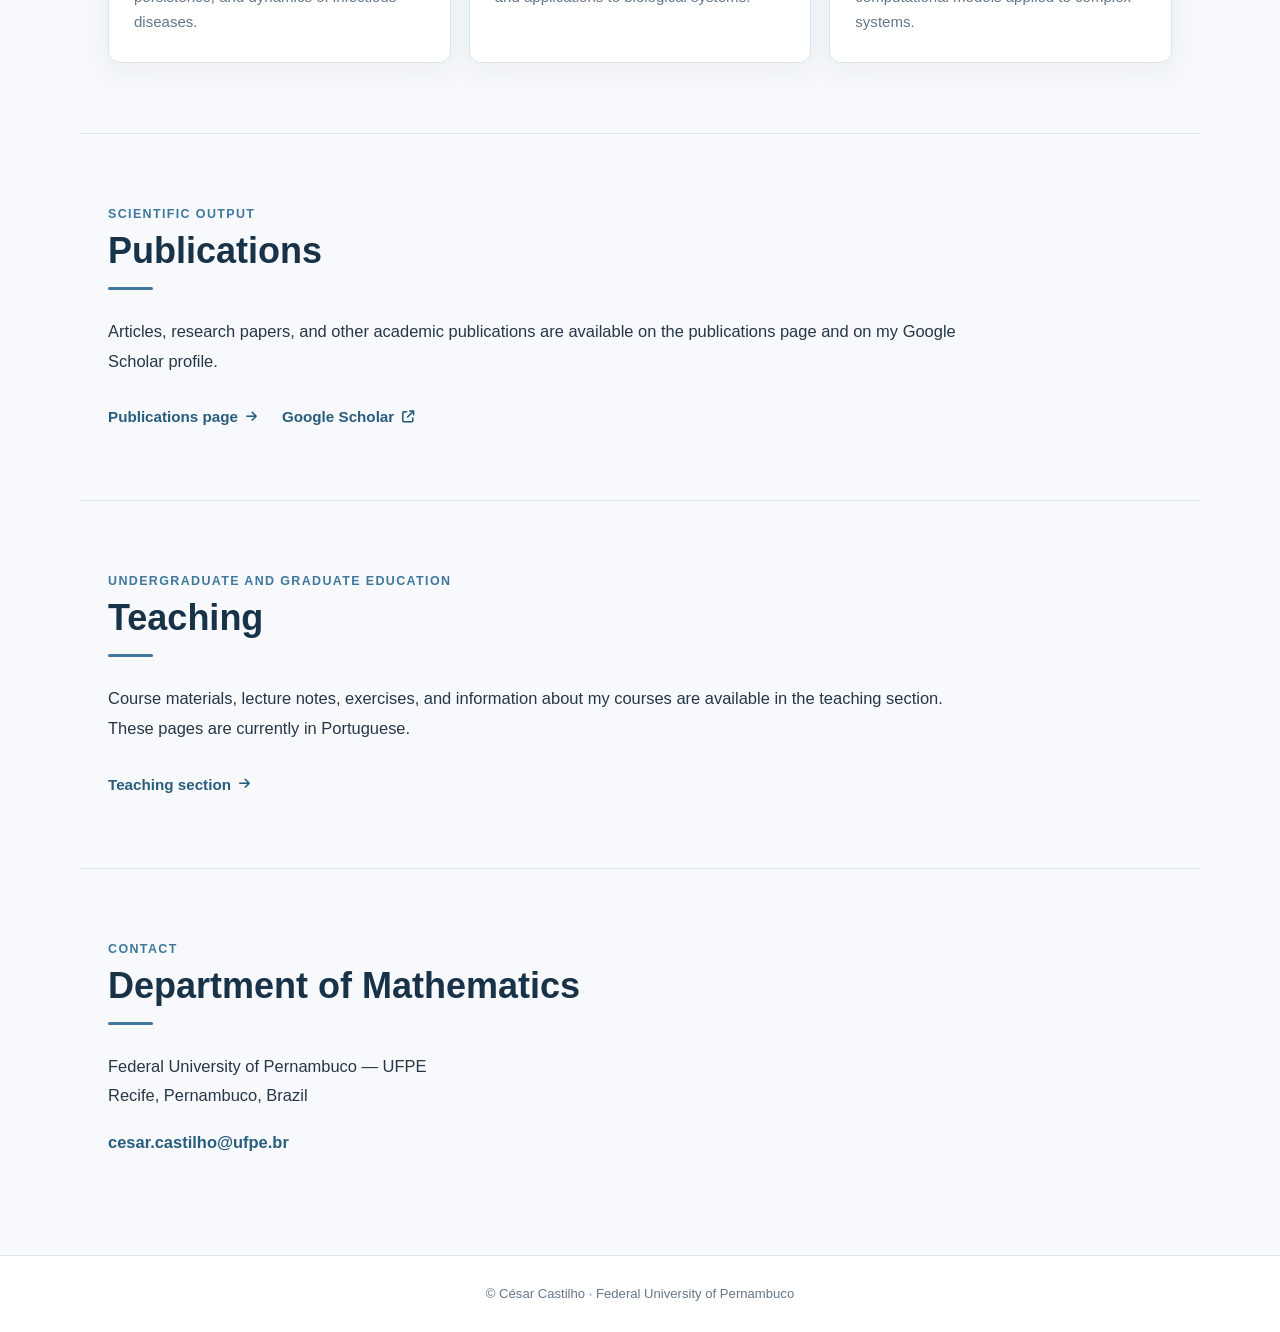
<file: index-en.html>
<!DOCTYPE html>
<html lang="en">

<head>
    <meta charset="UTF-8">
    <meta name="viewport" content="width=device-width, initial-scale=1.0">

    <meta name="description"
          content="Academic website of César Castilho, Associate Professor of Mathematics at the Federal University of Pernambuco, Brazil.">

    <title>César Castilho | Applied Mathematics</title>

    <link rel="stylesheet" href="style.css">

    <link rel="stylesheet"
          href="https://cdnjs.cloudflare.com/ajax/libs/font-awesome/6.7.2/css/all.min.css">
</head>

<body>

    <!-- =====================================================
         HEADER
         ===================================================== -->

    <header class="site-header">

        <div class="header-inner">

            <a href="#home" class="site-name">
                César Castilho
            </a>

            <nav class="top-nav" aria-label="Main navigation">
                <a href="#about">About</a>
                <a href="#research">Research</a>
                <a href="#publications">Publications</a>
                <a href="ensino/">Teaching</a>
                <a href="http://lattes.cnpq.br/7766890976448108"
                   target="_blank"
                   rel="noopener noreferrer">CV</a>
                <a href="#contact">Contact</a>
            </nav>

            <div class="language-switch">
                <a href="index.html" title="Versão em português">PT</a>
                <span class="language-separator">|</span>
                <span class="current-language">EN</span>
            </div>

        </div>

    </header>


    <main>

        <!-- =================================================
             INTRODUCTION
             ================================================= -->

        <section id="home" class="hero">

            <div class="hero-content">

                <div class="profile-column">

                    <img src="images/profile.jpg"
                         alt="César Castilho"
                         class="profile-photo">

                    <div class="social-links">

                        <a href="mailto:cesar.castilho@ufpe.br"
                           aria-label="E-mail"
                           title="E-mail">
                            <i class="fa-solid fa-envelope"></i>
                        </a>

                        <a href="https://github.com/CesarCastilho"
                           target="_blank"
                           rel="noopener noreferrer"
                           aria-label="GitHub"
                           title="GitHub">
                            <i class="fa-brands fa-github"></i>
                        </a>

                        <a href="https://scholar.google.com.br/citations?user=cN3RlyEAAAAJ&hl=en&oi=ao"
                           target="_blank"
                           rel="noopener noreferrer"
                           aria-label="Google Scholar"
                           title="Google Scholar">
                            <i class="fa-solid fa-graduation-cap"></i>
                        </a>

                    </div>

                </div>


                <div class="hero-text">

                    <p class="intro-label">
                        Federal University of Pernambuco
                    </p>

                    <h1>
                        César Castilho
                    </h1>

                    <p class="academic-title">
                        Associate Professor of Mathematics
                    </p>

                    <p class="research-fields">
                        Mathematical Epidemiology
                        <span>•</span>
                        Dynamical Systems
                        <span>•</span>
                        Applied Mathematics
                    </p>

                    <p class="hero-description">
                        Research in mathematical modeling of biological
                        systems, infectious disease dynamics, and
                        dynamical systems.
                    </p>

                </div>

            </div>


            <div class="animation-box">
                <canvas id="epidemicCanvas"></canvas>
            </div>

        </section>


        <!-- =================================================
             ABOUT
             ================================================= -->

        <section id="about" class="content-section">

            <p class="section-label">Academic profile</p>

            <h2>About</h2>

            <div class="section-line"></div>

            <p>
                I am César Castilho, Associate Professor at the
                Department of Mathematics of the Federal University
                of Pernambuco (UFPE), Brazil.
            </p>

            <p>
                My academic work involves research and teaching in
                applied mathematics, with particular interests in
                mathematical epidemiology, dynamical systems,
                population dynamics, and mathematical modeling of
                biological and ecological systems.
            </p>

            <p>
                I am also involved in undergraduate and graduate
                education, particularly in differential equations,
                mathematical modeling, and computational methods.
            </p>

        </section>


        <!-- =================================================
             RESEARCH
             ================================================= -->

        <section id="research" class="content-section">

            <p class="section-label">Research areas</p>

            <h2>Research</h2>

            <div class="section-line"></div>

            <p>
                My current research focuses primarily on mathematical
                models for infectious disease dynamics, arbovirus
                persistence, spatial heterogeneity, and nonlinear
                dynamical systems.
            </p>

            <div class="research-grid">

                <div class="research-card">
                    <i class="fa-solid fa-virus"></i>

                    <h3>Mathematical Epidemiology</h3>

                    <p>
                        Mathematical modeling of transmission,
                        persistence, and dynamics of infectious
                        diseases.
                    </p>
                </div>

                <div class="research-card">
                    <i class="fa-solid fa-chart-line"></i>

                    <h3>Dynamical Systems</h3>

                    <p>
                        Qualitative analysis of nonlinear models and
                        applications to biological systems.
                    </p>
                </div>

                <div class="research-card">
                    <i class="fa-solid fa-network-wired"></i>

                    <h3>Mathematical Modeling</h3>

                    <p>
                        Deterministic, stochastic, and computational
                        models applied to complex systems.
                    </p>
                </div>

            </div>

        </section>


        <!-- =================================================
             PUBLICATIONS
             ================================================= -->

        <section id="publications" class="content-section">

            <p class="section-label">Scientific output</p>

            <h2>Publications</h2>

            <div class="section-line"></div>

            <p>
                Articles, research papers, and other academic
                publications are available on the publications page
                and on my Google Scholar profile.
            </p>

            <div class="section-links">

                <a href="publicacoes/" class="text-link">
                    Publications page
                    <i class="fa-solid fa-arrow-right"></i>
                </a>

                <a href="https://scholar.google.com.br/citations?user=cN3RlyEAAAAJ&hl=en&oi=ao"
                   target="_blank"
                   rel="noopener noreferrer"
                   class="text-link">
                    Google Scholar
                    <i class="fa-solid fa-arrow-up-right-from-square"></i>
                </a>

            </div>

        </section>


        <!-- =================================================
             TEACHING
             ================================================= -->

        <section id="teaching" class="content-section">

            <p class="section-label">Undergraduate and graduate education</p>

            <h2>Teaching</h2>

            <div class="section-line"></div>

            <p>
                Course materials, lecture notes, exercises, and
                information about my courses are available in the
                teaching section. These pages are currently in
                Portuguese.
            </p>

            <div class="section-links">

                <a href="ensino/" class="text-link">
                    Teaching section
                    <i class="fa-solid fa-arrow-right"></i>
                </a>

            </div>

        </section>


        <!-- =================================================
             CONTACT
             ================================================= -->

        <section id="contact" class="content-section contact-section">

            <p class="section-label">Contact</p>

            <h2>Department of Mathematics</h2>

            <div class="section-line"></div>

            <p>
                Federal University of Pernambuco — UFPE<br>
                Recife, Pernambuco, Brazil
            </p>

            <p>
                <a href="mailto:cesar.castilho@ufpe.br"
                   class="email-link">
                    cesar.castilho@ufpe.br
                </a>
            </p>

        </section>

    </main>


    <!-- =====================================================
         FOOTER
         ===================================================== -->

    <footer class="site-footer">

        <p>
            © César Castilho · Federal University of Pernambuco
        </p>

    </footer>


    <script src="epidemic.js"></script>

</body>
</html>
</file>
<file: style.css>
/* ===========================================================
   César Castilho
   Personal Academic Website
   Light / Responsive Layout
   =========================================================== */


/* ===========================================================
   RESET E VARIÁVEIS
   =========================================================== */

:root {
    --background: #f7f9fc;
    --surface: #ffffff;
    --surface-soft: #f0f5f9;

    --text: #263746;
    --text-soft: #647789;
    --heading: #183247;

    --primary: #3f789c;
    --primary-dark: #285d7d;
    --primary-light: #dcebf4;

    --border: #dce5eb;

    --max-width: 1120px;

    --shadow-soft:
        0 8px 30px rgba(31, 55, 72, 0.06);
}


* {
    margin: 0;
    padding: 0;
    box-sizing: border-box;
}


html {
    scroll-behavior: smooth;
    scroll-padding-top: 90px;
}


body {
    font-family:
        "Segoe UI",
        Roboto,
        Helvetica,
        Arial,
        sans-serif;

    background: var(--background);
    color: var(--text);

    line-height: 1.7;

    -webkit-font-smoothing: antialiased;
}


a {
    color: inherit;
}


/* ===========================================================
   CABEÇALHO
   =========================================================== */

.site-header {
    position: sticky;
    top: 0;
    z-index: 1000;

    background: rgba(255, 255, 255, 0.94);
    border-bottom: 1px solid var(--border);

    backdrop-filter: blur(10px);
}


.header-inner {
    max-width: var(--max-width);
    min-height: 72px;

    margin: 0 auto;
    padding: 0 28px;

    display: flex;
    align-items: center;
    gap: 28px;
}


.site-name {
    margin-right: auto;

    color: var(--heading);

    font-size: 1.08rem;
    font-weight: 650;

    text-decoration: none;
    white-space: nowrap;
}


.top-nav {
    display: flex;
    align-items: center;
    gap: 23px;
}


.top-nav a {
    color: var(--text-soft);

    font-size: 0.92rem;
    font-weight: 500;

    text-decoration: none;

    transition:
        color 0.2s ease,
        transform 0.2s ease;
}


.top-nav a:hover {
    color: var(--primary-dark);
}


.language-switch {
    display: flex;
    align-items: center;
    gap: 7px;

    padding-left: 18px;

    border-left: 1px solid var(--border);

    font-size: 0.82rem;
}


.language-switch a {
    color: var(--primary-dark);
    font-weight: 600;
    text-decoration: none;
}


.current-language {
    color: var(--heading);
    font-weight: 700;
}


.language-separator {
    color: #a8b5bf;
}


/* ===========================================================
   CONTEÚDO PRINCIPAL
   =========================================================== */

main {
    width: 100%;
}


/* ===========================================================
   HERO / APRESENTAÇÃO
   =========================================================== */

.hero {
    max-width: var(--max-width);

    margin: 0 auto;
    padding: 76px 28px 45px;
}


.hero-content {
    display: grid;

    grid-template-columns: 170px 1fr;

    align-items: center;

    gap: 52px;
}


.profile-column {
    text-align: center;
}


.profile-photo {
    width: 150px;
    height: 150px;

    display: block;

    margin: 0 auto;

    border-radius: 50%;

    object-fit: cover;

    border: 5px solid var(--surface);

    box-shadow:
        0 0 0 1px var(--border),
        0 12px 30px rgba(36, 66, 87, 0.12);
}


/* ===========================================================
   ÍCONES SOCIAIS
   =========================================================== */

.social-links {
    margin-top: 18px;

    display: flex;
    justify-content: center;

    gap: 10px;
}


.social-links a {
    width: 36px;
    height: 36px;

    display: flex;
    align-items: center;
    justify-content: center;

    border: 1px solid var(--border);
    border-radius: 50%;

    background: var(--surface);

    color: var(--primary-dark);

    text-decoration: none;

    transition:
        background 0.2s ease,
        color 0.2s ease,
        border-color 0.2s ease,
        transform 0.2s ease;
}


.social-links a:hover {
    background: var(--primary);
    border-color: var(--primary);
    color: #ffffff;

    transform: translateY(-2px);
}


/* ===========================================================
   TEXTO DE APRESENTAÇÃO
   =========================================================== */

.intro-label {
    margin-bottom: 7px;

    color: var(--primary);

    font-size: 0.86rem;
    font-weight: 650;

    text-transform: uppercase;
    letter-spacing: 0.08em;
}


.hero-text h1 {
    color: var(--heading);

    font-size: clamp(2.4rem, 5vw, 4rem);
    font-weight: 650;

    line-height: 1.08;

    letter-spacing: -0.035em;
}


.academic-title {
    margin-top: 10px;

    color: var(--text);

    font-size: 1.28rem;
    font-weight: 400;
}


.research-fields {
    margin-top: 19px;

    color: var(--primary-dark);

    font-size: 1rem;
    font-weight: 550;
}


.research-fields span {
    margin: 0 7px;

    color: #9aabb7;
}


.hero-description {
    max-width: 700px;

    margin-top: 17px;

    color: var(--text-soft);

    font-size: 1.04rem;
    line-height: 1.7;
}


/* ===========================================================
   ANIMAÇÃO EPIDEMIOLÓGICA
   =========================================================== */

.animation-box {
    width: 100%;
    height: 155px;

    margin-top: 48px;

    overflow: hidden;

    border: 1px solid var(--border);
    border-radius: 14px;

    background:
        linear-gradient(
            135deg,
            #f9fcfe,
            #edf5f9
        );

    box-shadow: var(--shadow-soft);
}


#epidemicCanvas {
    width: 100%;
    height: 100%;

    display: block;
}


/* ===========================================================
   SEÇÕES
   =========================================================== */

.content-section {
    max-width: var(--max-width);

    margin: 0 auto;
    padding: 70px 28px;

    border-top: 1px solid var(--border);
}


.section-label {
    margin-bottom: 3px;

    color: var(--primary);

    font-size: 0.78rem;
    font-weight: 700;

    text-transform: uppercase;
    letter-spacing: 0.11em;
}


.content-section h2 {
    color: var(--heading);

    font-size: clamp(1.75rem, 4vw, 2.25rem);
    font-weight: 600;

    line-height: 1.25;
}


.section-line {
    width: 45px;
    height: 3px;

    margin: 14px 0 27px;

    border-radius: 5px;

    background: var(--primary);
}


.content-section > p:not(.section-label) {
    max-width: 850px;

    margin-bottom: 17px;

    color: var(--text);

    font-size: 1.03rem;
    line-height: 1.8;
}


/* ===========================================================
   CARDS DE PESQUISA
   =========================================================== */

.research-grid {
    margin-top: 35px;

    display: grid;
    grid-template-columns: repeat(3, 1fr);

    gap: 18px;
}


.research-card {
    padding: 27px 25px;

    background: var(--surface);

    border: 1px solid var(--border);
    border-radius: 12px;

    box-shadow: var(--shadow-soft);

    transition:
        transform 0.2s ease,
        box-shadow 0.2s ease;
}


.research-card:hover {
    transform: translateY(-3px);

    box-shadow:
        0 12px 32px rgba(31, 55, 72, 0.09);
}


.research-card > i {
    margin-bottom: 18px;

    color: var(--primary);

    font-size: 1.45rem;
}


.research-card h3 {
    margin-bottom: 10px;

    color: var(--heading);

    font-size: 1.05rem;
    font-weight: 650;
}


.research-card p {
    color: var(--text-soft);

    font-size: 0.94rem;
    line-height: 1.65;
}


/* ===========================================================
   LINKS DAS SEÇÕES
   =========================================================== */

.section-links {
    margin-top: 28px;

    display: flex;
    flex-wrap: wrap;

    gap: 13px 25px;
}


.text-link {
    display: inline-flex;
    align-items: center;

    gap: 8px;

    color: var(--primary-dark);

    font-size: 0.95rem;
    font-weight: 650;

    text-decoration: none;
}


.text-link:hover {
    text-decoration: underline;
}


.text-link i {
    font-size: 0.78rem;
}


/* ===========================================================
   CONTATO
   =========================================================== */

.contact-section {
    padding-bottom: 80px;
}


.email-link {
    color: var(--primary-dark);

    font-weight: 550;

    text-decoration: none;
}


.email-link:hover {
    text-decoration: underline;
}


/* ===========================================================
   RODAPÉ
   =========================================================== */

.site-footer {
    padding: 27px;

    border-top: 1px solid var(--border);

    background: var(--surface);

    text-align: center;
}


.site-footer p {
    color: var(--text-soft);

    font-size: 0.82rem;
}


/* ===========================================================
   TABLETS
   =========================================================== */

@media (max-width: 900px) {

    .header-inner {
        min-height: auto;

        padding-top: 16px;
        padding-bottom: 16px;

        flex-wrap: wrap;
    }


    .site-name {
        flex: 1;
    }


    .language-switch {
        padding-left: 15px;
    }


    .top-nav {
        width: 100%;

        order: 3;

        padding-top: 12px;

        border-top: 1px solid var(--border);

        justify-content: center;
        flex-wrap: wrap;

        gap: 9px 20px;
    }


    .hero {
        padding-top: 55px;
    }


    .hero-content {
        grid-template-columns: 140px 1fr;

        gap: 35px;
    }


    .profile-photo {
        width: 125px;
        height: 125px;
    }


    .research-grid {
        grid-template-columns: 1fr;
    }

}


/* ===========================================================
   CELULAR
   =========================================================== */

@media (max-width: 650px) {

    html {
        scroll-padding-top: 130px;
    }


    body {
        background: #fafcfd;
    }


    /* ---------- cabeçalho ---------- */

    .site-header {
        position: relative;

        background: var(--surface);
    }


    .header-inner {
        padding: 14px 20px;

        gap: 12px;
    }


    .site-name {
        font-size: 1rem;
    }


    .language-switch {
        padding-left: 12px;

        font-size: 0.78rem;
    }


    .top-nav {
        justify-content: flex-start;

        flex-wrap: nowrap;

        overflow-x: auto;

        padding: 11px 0 2px;

        gap: 20px;

        scrollbar-width: none;
    }


    .top-nav::-webkit-scrollbar {
        display: none;
    }


    .top-nav a {
        flex: 0 0 auto;

        font-size: 0.84rem;
    }


    /* ---------- apresentação ---------- */

    .hero {
        padding:
            42px
            20px
            30px;
    }


    .hero-content {
        display: flex;
        flex-direction: column;

        gap: 27px;

        text-align: center;
    }


    .profile-photo {
        width: 112px;
        height: 112px;
    }


    .social-links {
        margin-top: 14px;
    }


    .intro-label {
        font-size: 0.72rem;

        letter-spacing: 0.07em;
    }


    .hero-text h1 {
        font-size: 2.45rem;
    }


    .academic-title {
        margin-top: 7px;

        font-size: 1.1rem;
    }


    .research-fields {
        max-width: 320px;

        margin: 18px auto 0;

        font-size: 0.92rem;
        line-height: 1.8;
    }


    .research-fields span {
        margin: 0 4px;
    }


    .hero-description {
        max-width: 430px;

        margin: 14px auto 0;

        font-size: 0.95rem;
        line-height: 1.65;
    }


    /* ---------- animação ---------- */

    .animation-box {
        height: 115px;

        margin-top: 34px;

        border-radius: 10px;
    }


    /* ---------- seções ---------- */

    .content-section {
        padding:
            52px
            20px;
    }


    .section-label {
        font-size: 0.72rem;
    }


    .content-section h2 {
        font-size: 1.65rem;
    }


    .section-line {
        margin:
            11px
            0
            22px;
    }


    .content-section > p:not(.section-label) {
        font-size: 0.98rem;

        line-height: 1.75;
    }


    /* ---------- pesquisa ---------- */

    .research-grid {
        margin-top: 28px;

        gap: 13px;
    }


    .research-card {
        padding: 23px 21px;
    }


    /* ---------- links ---------- */

    .section-links {
        flex-direction: column;

        gap: 13px;
    }


    /* ---------- rodapé ---------- */

    .site-footer {
        padding:
            24px
            20px;
    }

}


/* ===========================================================
   TELAS MUITO PEQUENAS
   =========================================================== */

@media (max-width: 390px) {

    .hero-text h1 {
        font-size: 2.15rem;
    }


    .research-fields {
        font-size: 0.86rem;
    }


    .hero-description {
        font-size: 0.91rem;
    }

}
</file>
